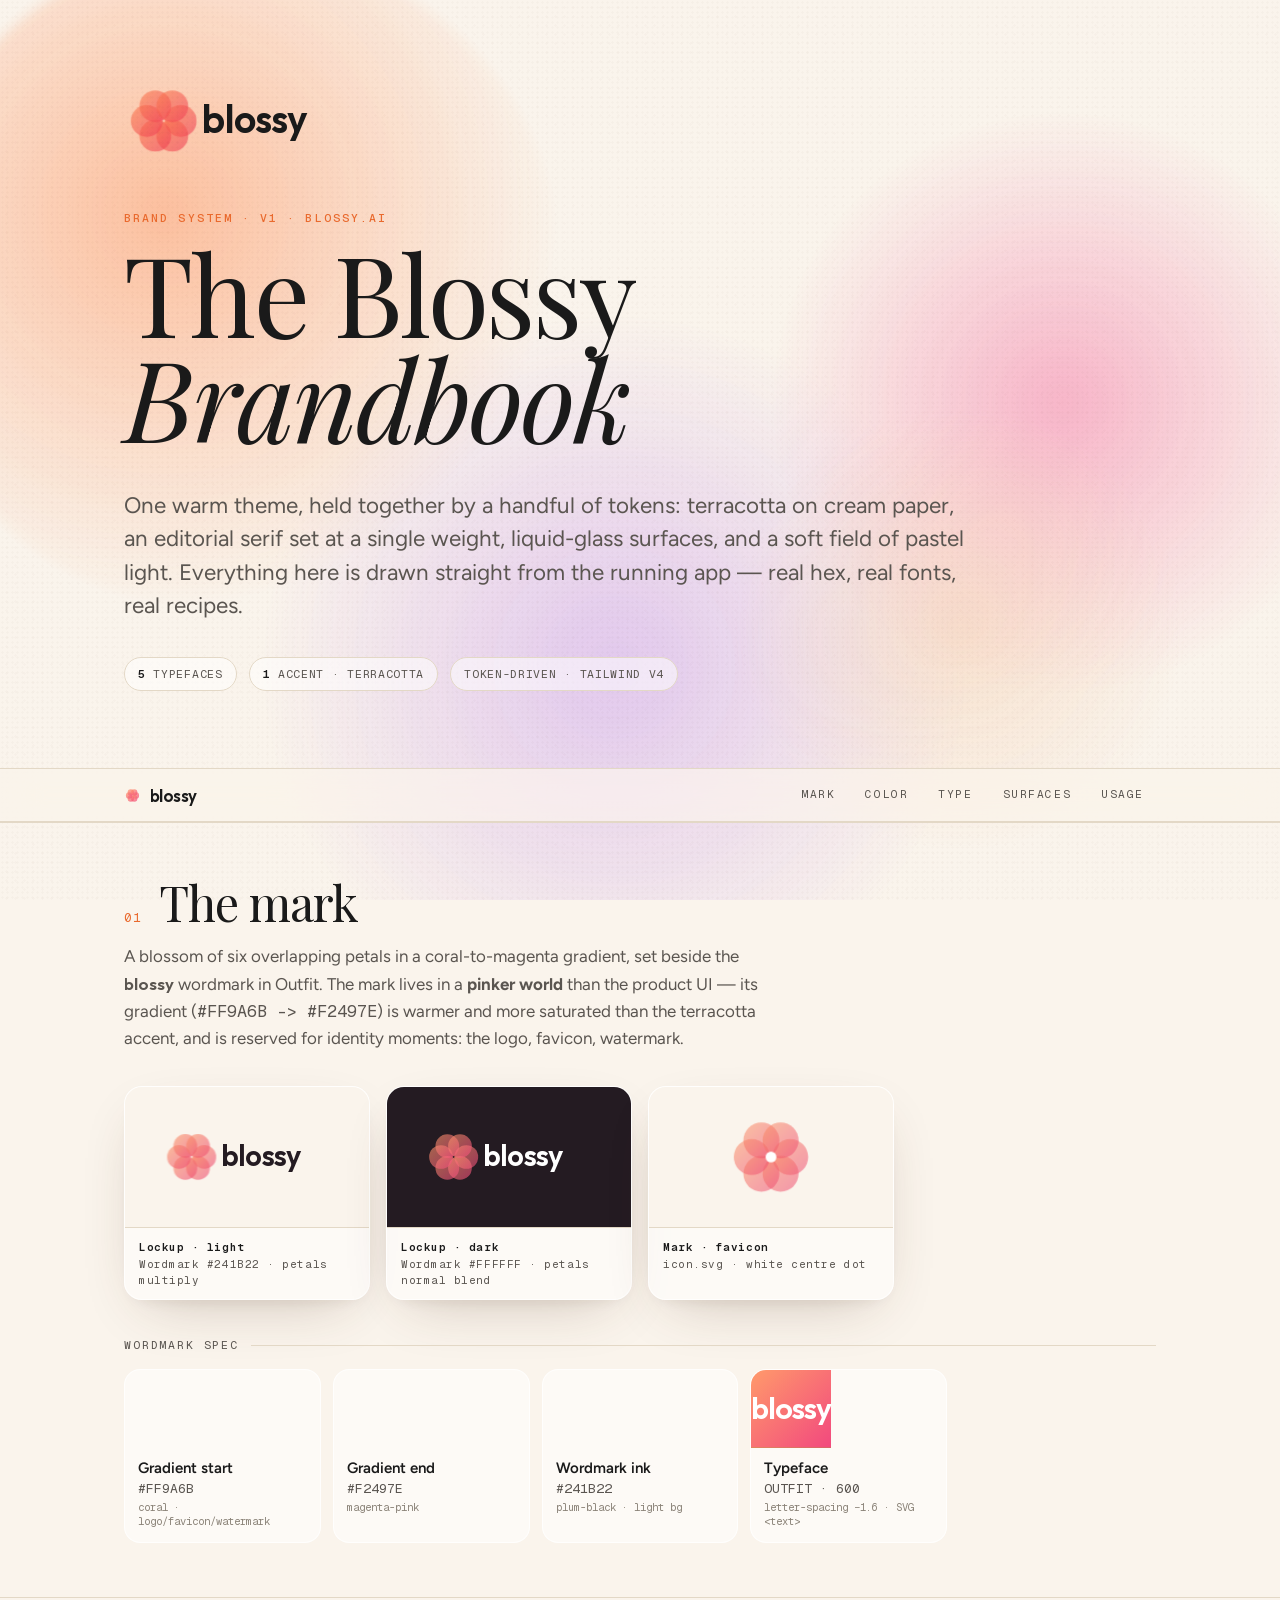
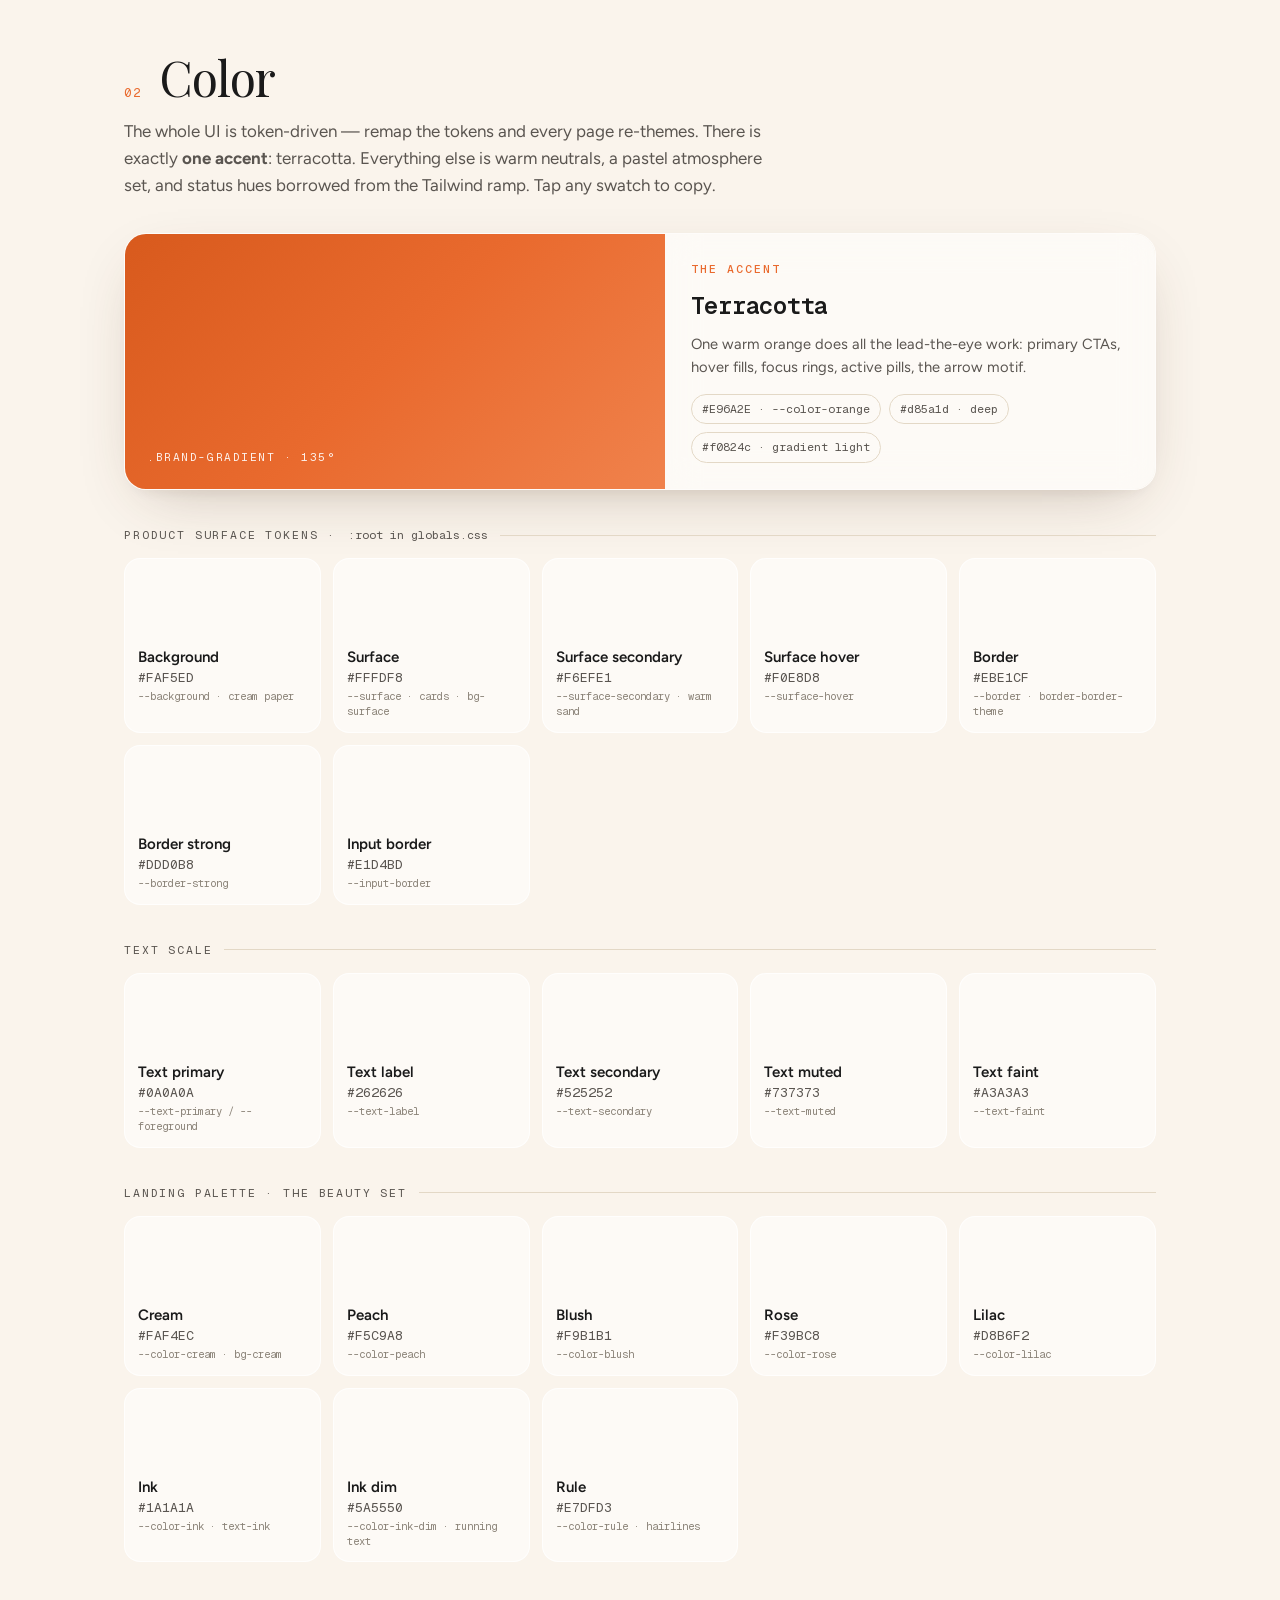
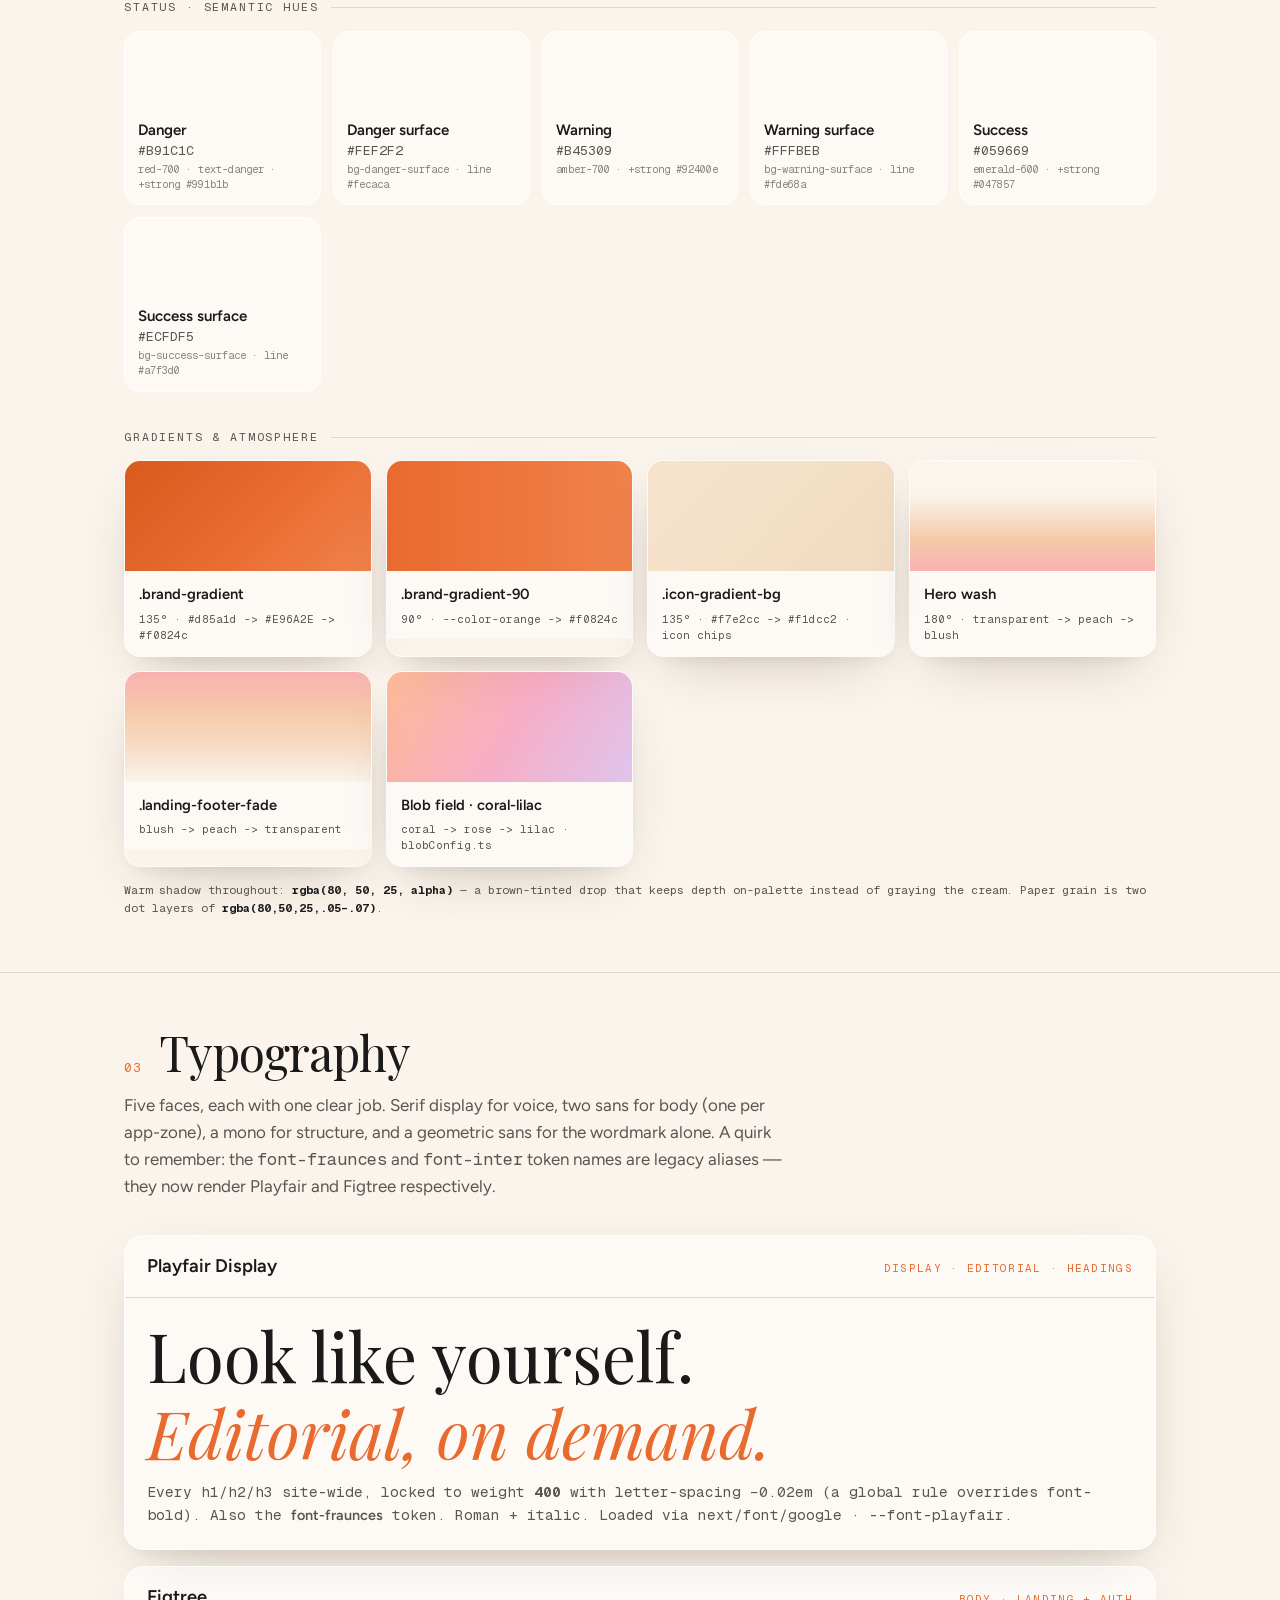
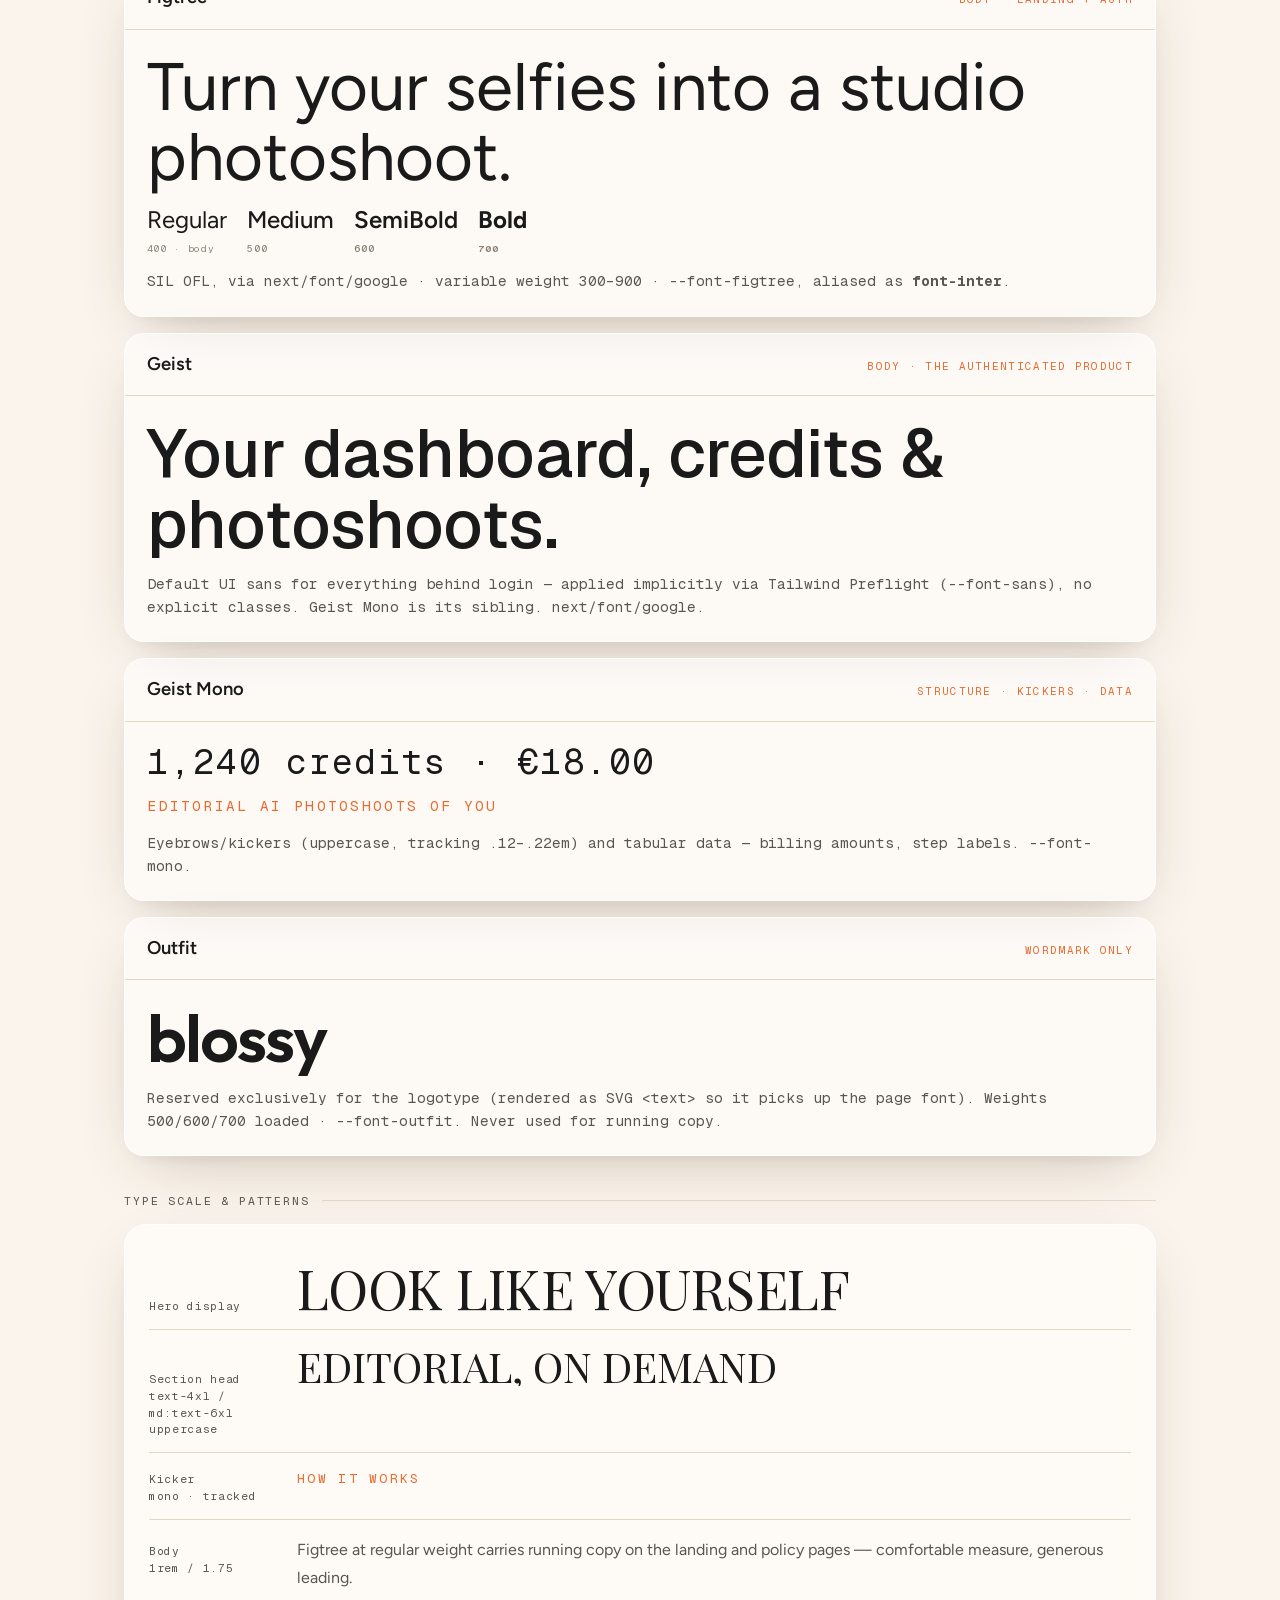
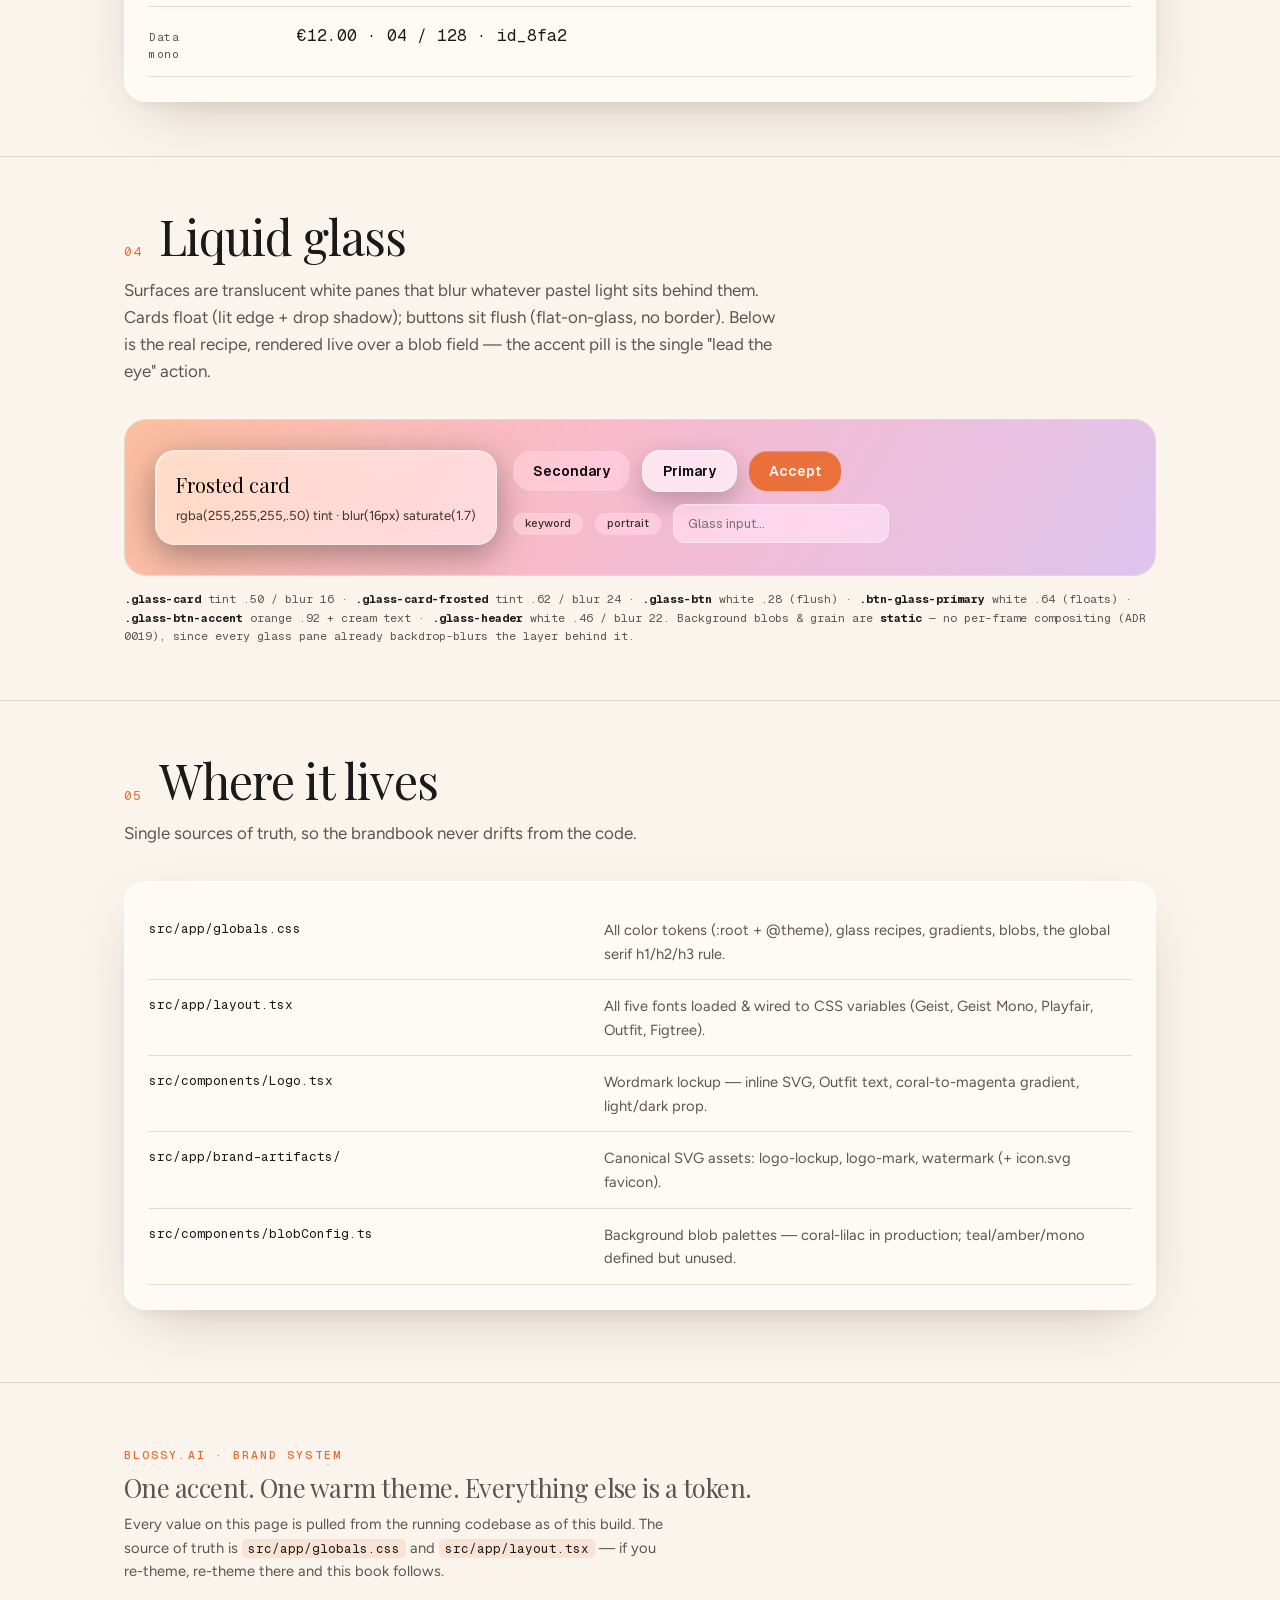
<file: index.html>
<!doctype html>
<html lang="en">
<head>
<meta charset="utf-8">
<title>The Blossy Brandbook</title>
<meta http-equiv="refresh" content="0; url=./06_Brandbook/">
<link rel="canonical" href="./06_Brandbook/">
</head>
<body>
<p>Redirecting to the <a href="./06_Brandbook/">Blossy Brandbook</a>…</p>
</body>
</html>
</file>
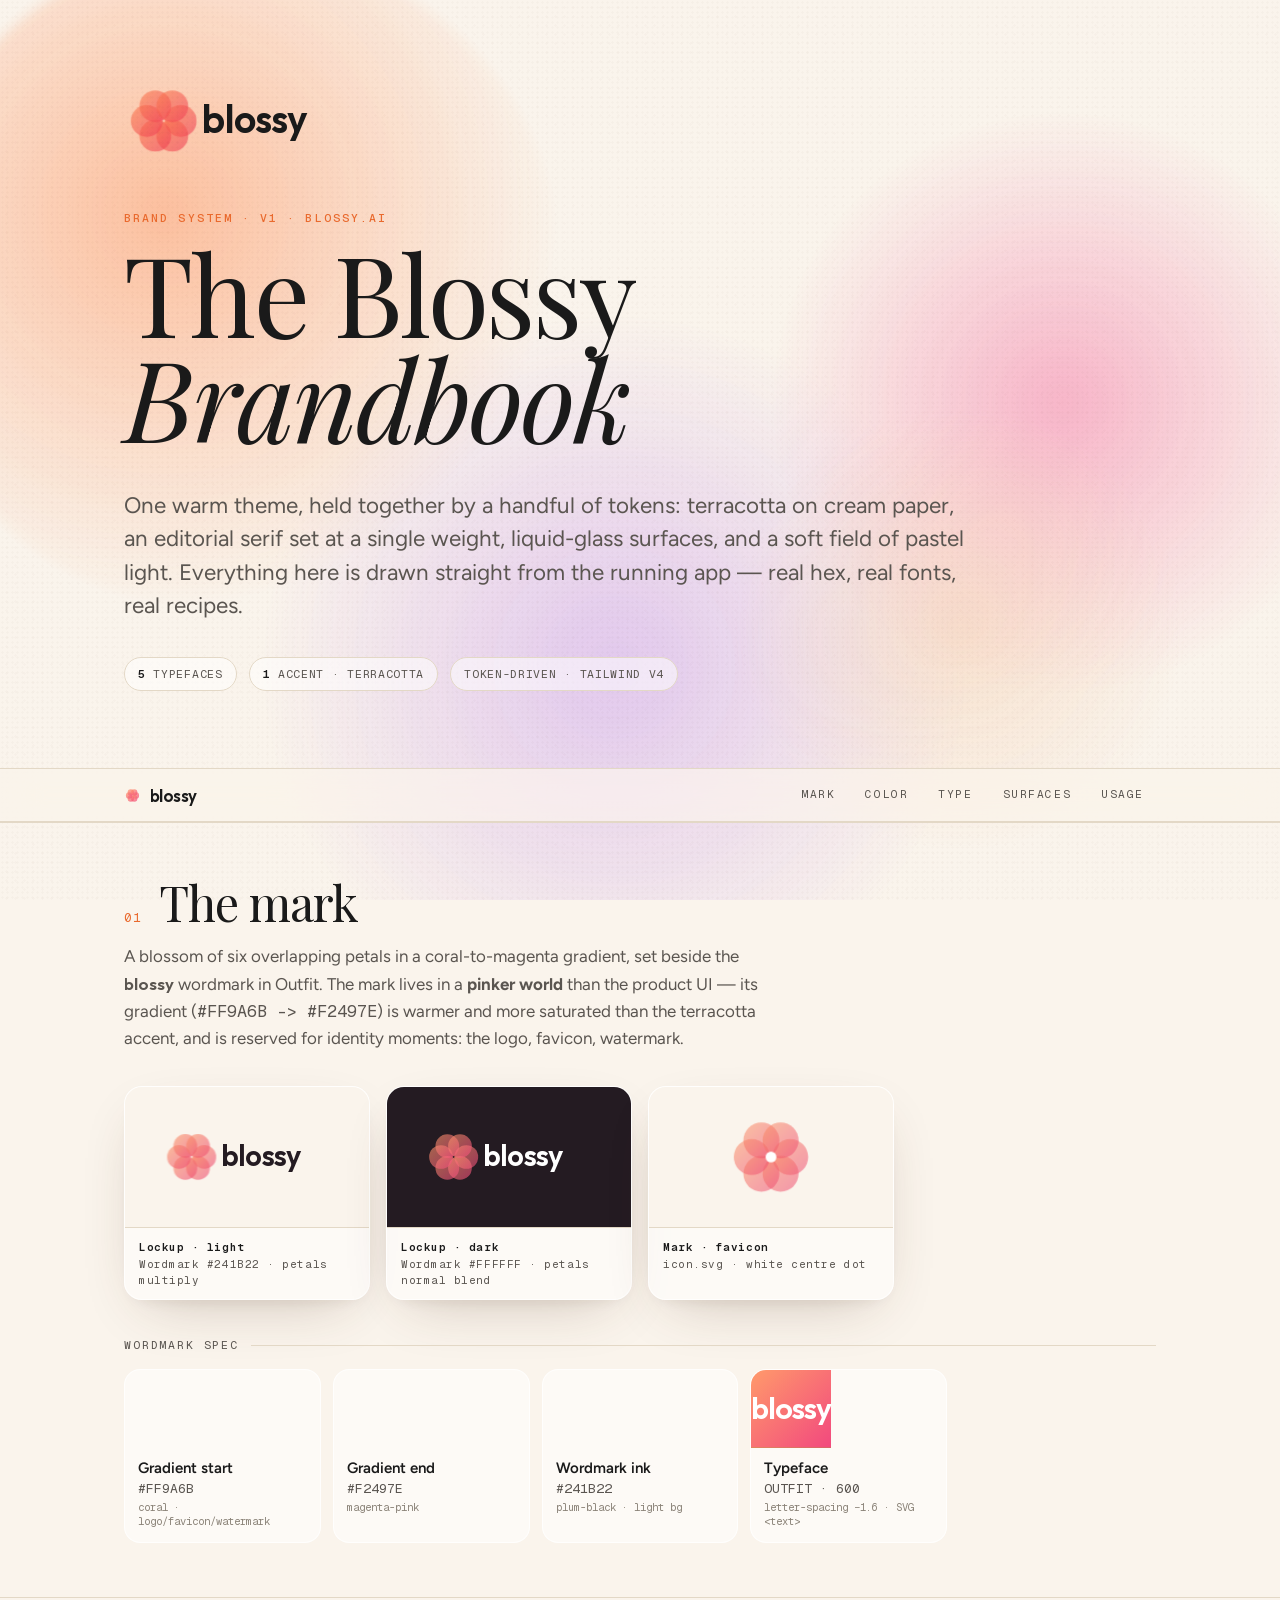
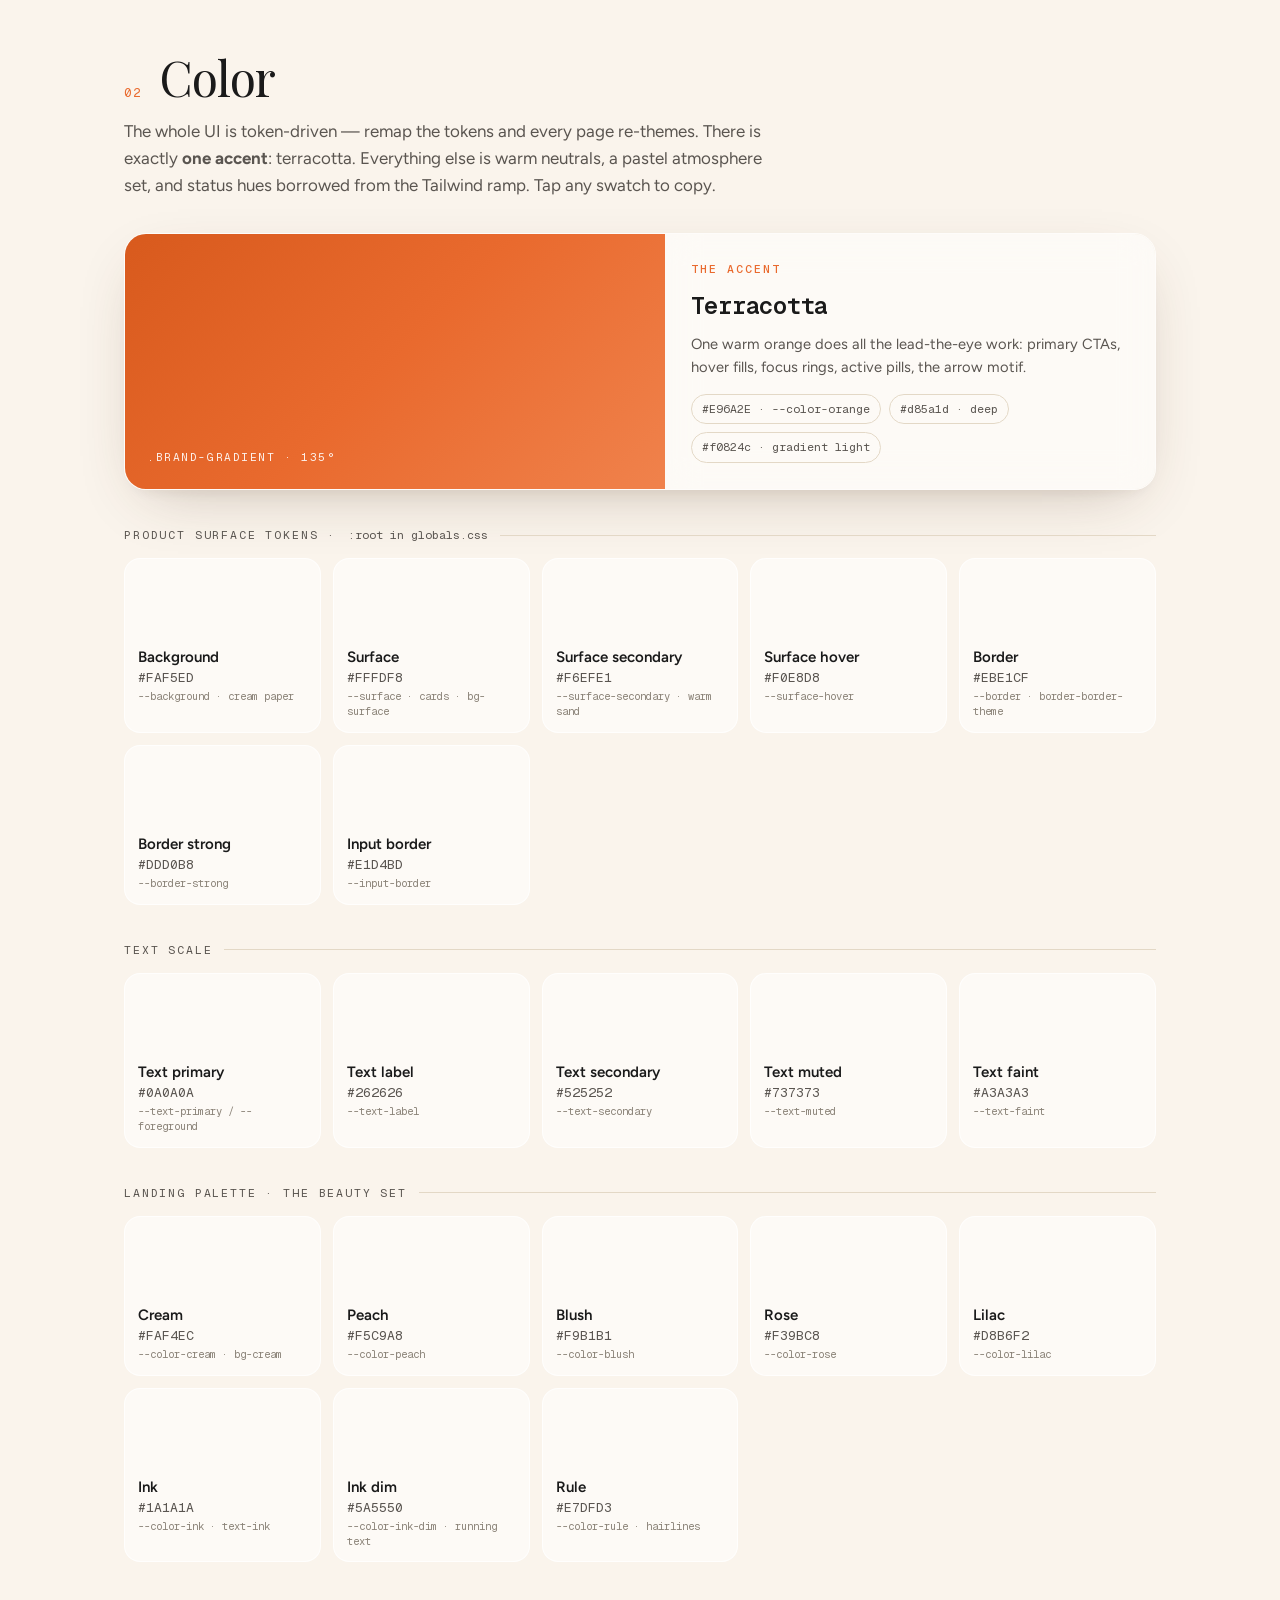
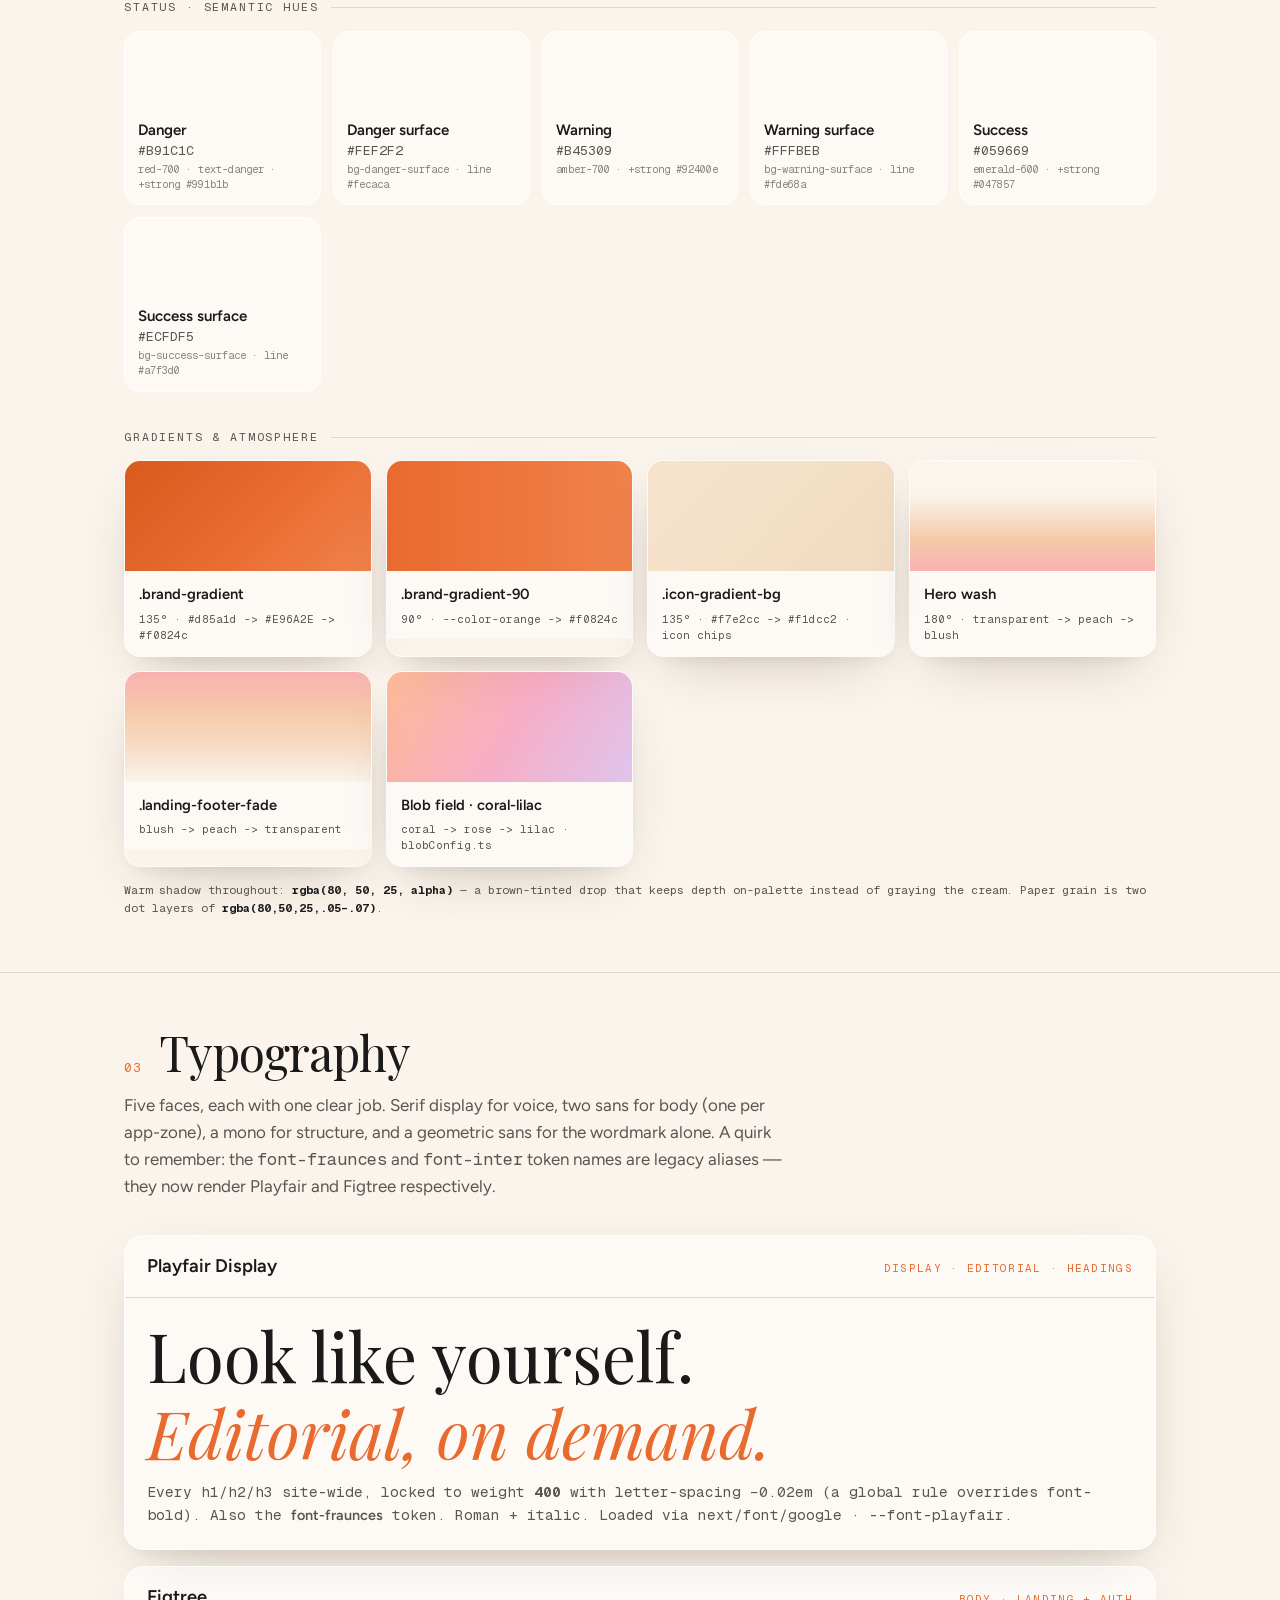
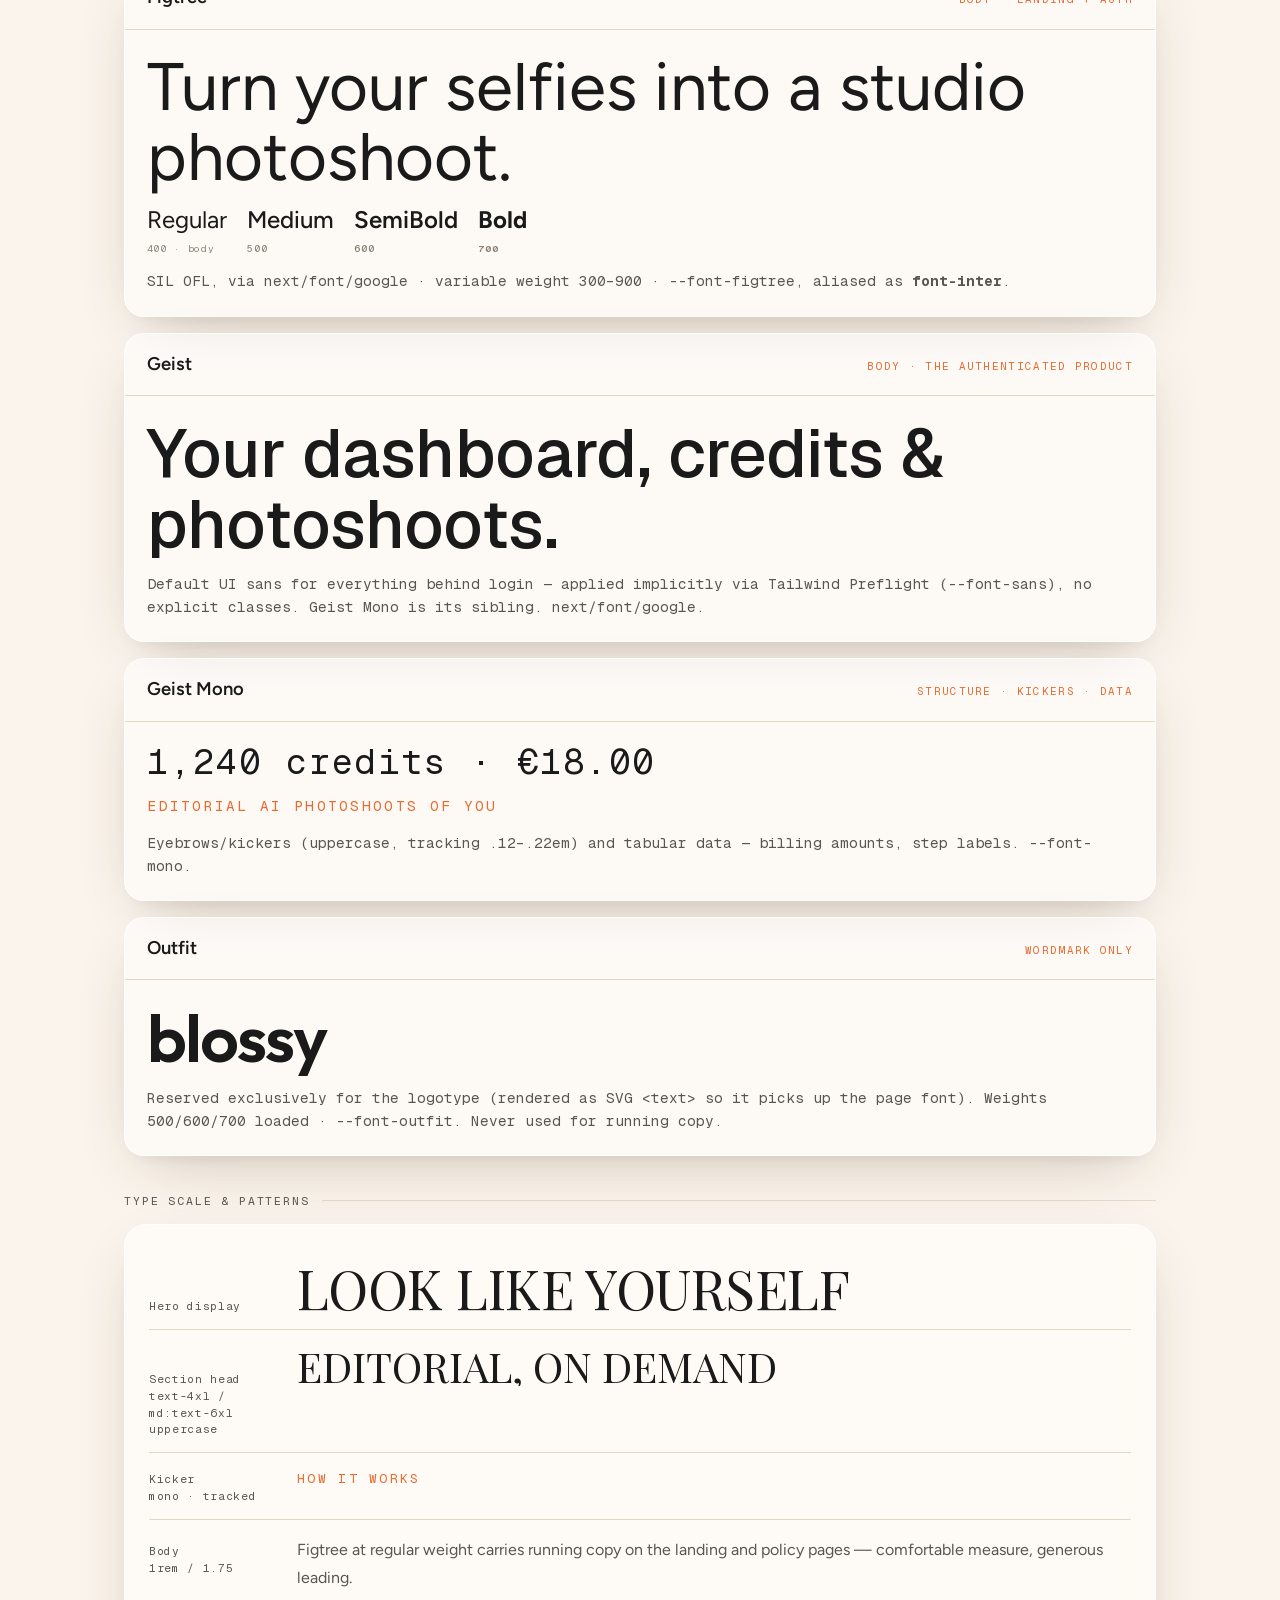
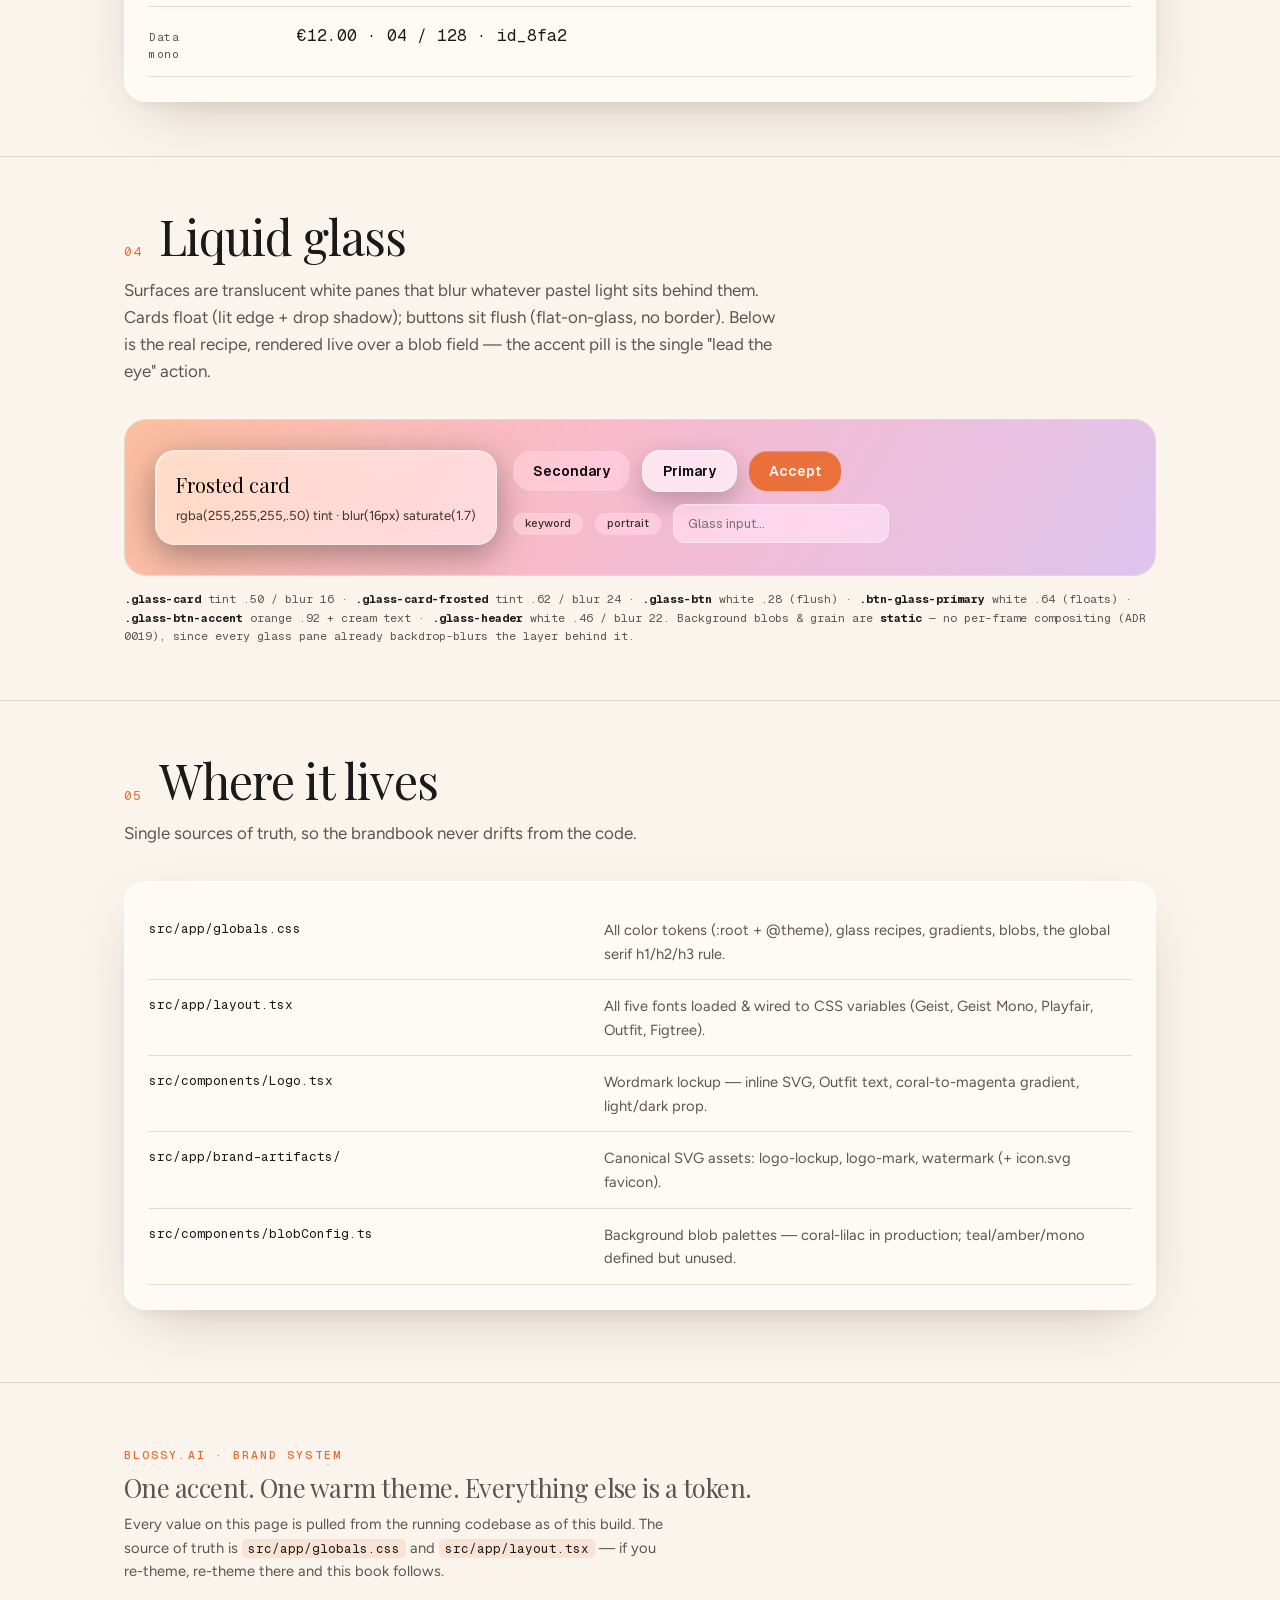
<file: 06_Brandbook/index.html>
<!doctype html>
<html lang="en">
<head>
<meta charset="utf-8">
<meta name="viewport" content="width=device-width, initial-scale=1">
<meta name="color-scheme" content="light dark">
<meta name="description" content="Blossy brand system — logo, colour, typography and surfaces.">
<link rel="icon" type="image/svg+xml" href="[data-uri]">
<title>The Blossy Brandbook</title>
<style>
@font-face{font-family:"Playfair Display";font-style:normal;font-weight:400 900;font-display:swap;src:url([data-uri]) format("woff2")}
@font-face{font-family:"Playfair Display";font-style:italic;font-weight:400 900;font-display:swap;src:url([data-uri]) format("woff2")}
@font-face{font-family:"Outfit";font-style:normal;font-weight:500 700;font-display:swap;src:url([data-uri]) format("woff2")}
@font-face{font-family:"Geist";font-style:normal;font-weight:100 900;font-display:swap;src:url([data-uri]) format("woff2")}
@font-face{font-family:"Geist Mono";font-style:normal;font-weight:100 900;font-display:swap;src:url([data-uri]) format("woff2")}
@font-face{font-family:"Figtree";font-style:normal;font-weight:300 900;font-display:swap;src:url([data-uri]) format("woff2")}


:root{
  color-scheme: light dark;
  /* Page chrome — light (the product's own warm world) */
  --page:#FAF4EC;          /* cream paper */
  --page-2:#F3EADB;        /* deeper sand for section bands */
  --ink:#1A1A1A;           /* editorial ink */
  --ink-dim:#5A5550;       /* running text */
  --ink-faint:#8b8378;
  --rule:#E3D8C6;          /* hairline */
  --card:rgba(255,255,255,.55);
  --card-brd:rgba(255,255,255,.72);
  --card-sh:0 20px 60px -24px rgba(80,50,25,.30), 0 8px 20px -12px rgba(80,50,25,.14);
  --accent:#E96A2E;        /* terracotta — the one brand accent */
  --accent-deep:#d85a1d;
  --chip-brd:rgba(31,26,20,.14);
  --grain:.32;
  --blob:.9;

  --font-display:"Playfair Display",Georgia,"Times New Roman",serif;
  --font-body:"Figtree",system-ui,sans-serif;
  --font-ui:"Geist",system-ui,sans-serif;
  --font-mono:"Geist Mono",ui-monospace,SFMono-Regular,monospace;
  --font-wordmark:"Outfit",system-ui,sans-serif;

  --wrap:1080px;
}
@media (prefers-color-scheme:dark){
  :root{
    --page:#17120E;        /* warm espresso — a dark gallery wall */
    --page-2:#1e1813;
    --ink:#F4ECDE;
    --ink-dim:#c3b6a4;
    --ink-faint:#8f8272;
    --rule:rgba(255,255,255,.11);
    --card:rgba(255,255,255,.045);
    --card-brd:rgba(255,255,255,.10);
    --card-sh:0 24px 60px -28px rgba(0,0,0,.65);
    --chip-brd:rgba(255,255,255,.16);
    --grain:.22;
    --blob:.62;
  }
}
:root[data-theme="light"]{
  --page:#FAF4EC;--page-2:#F3EADB;--ink:#1A1A1A;--ink-dim:#5A5550;--ink-faint:#8b8378;
  --rule:#E3D8C6;--card:rgba(255,255,255,.55);--card-brd:rgba(255,255,255,.72);
  --card-sh:0 20px 60px -24px rgba(80,50,25,.30),0 8px 20px -12px rgba(80,50,25,.14);
  --chip-brd:rgba(31,26,20,.14);--grain:.32;--blob:.9;
}
:root[data-theme="dark"]{
  --page:#17120E;--page-2:#1e1813;--ink:#F4ECDE;--ink-dim:#c3b6a4;--ink-faint:#8f8272;
  --rule:rgba(255,255,255,.11);--card:rgba(255,255,255,.045);--card-brd:rgba(255,255,255,.10);
  --card-sh:0 24px 60px -28px rgba(0,0,0,.65);--chip-brd:rgba(255,255,255,.16);--grain:.22;--blob:.62;
}

*{box-sizing:border-box}
body{
  margin:0;
  background:var(--page);
  color:var(--ink);
  font-family:var(--font-body);
  font-size:17px;line-height:1.6;
  -webkit-font-smoothing:antialiased;text-rendering:optimizeLegibility;
  overflow-x:hidden;
}

/* ── Ambient brand background: static coral→rose→lilac blobs + paper grain
      (mirrors the real .bg-blobs / .bg-grain — static, ADR 0019) ── */
.atmos{position:fixed;inset:0;z-index:-2;pointer-events:none;overflow:hidden;opacity:var(--blob);transition:opacity .4s}
.atmos b{position:absolute;border-radius:50%;filter:blur(6px)}
.b1{left:-8vw;top:-6vh;width:52vw;height:52vw;background:radial-gradient(circle at 40% 40%,rgba(255,138,80,.55),rgba(255,138,80,0) 70%)}
.b2{right:-6vw;top:12vh;width:46vw;height:46vw;background:radial-gradient(circle at 50% 50%,rgba(244,104,158,.5),rgba(244,104,158,0) 70%)}
.b3{left:20vw;bottom:-14vh;width:56vw;height:56vw;background:radial-gradient(circle at 50% 50%,rgba(186,128,240,.42),rgba(186,128,240,0) 70%)}
.b4{right:8vw;bottom:6vh;width:34vw;height:34vw;background:radial-gradient(circle at 50% 50%,rgba(245,201,168,.5),rgba(245,201,168,0) 72%)}
.grain{position:fixed;inset:0;z-index:-1;pointer-events:none;opacity:var(--grain);
  background-image:radial-gradient(rgba(80,50,25,.07) 1px,transparent 1.5px),radial-gradient(rgba(80,50,25,.05) 1px,transparent 1.5px);
  background-size:5px 5px,9px 9px;background-position:0 0,2px 3px}
@media (prefers-color-scheme:dark){.grain{background-image:radial-gradient(rgba(255,240,220,.05) 1px,transparent 1.5px),radial-gradient(rgba(255,240,220,.035) 1px,transparent 1.5px)}}
:root[data-theme="dark"] .grain{background-image:radial-gradient(rgba(255,240,220,.05) 1px,transparent 1.5px),radial-gradient(rgba(255,240,220,.035) 1px,transparent 1.5px)}

.wrap{max-width:var(--wrap);margin:0 auto;padding:0 24px}

/* ── Type ── */
.eyebrow{font-family:var(--font-mono);font-size:.72rem;font-weight:500;letter-spacing:.18em;text-transform:uppercase;color:var(--accent)}
h1,h2,h3{font-family:var(--font-display);font-weight:400;letter-spacing:-.02em;margin:0;text-wrap:balance;line-height:1.05}
.serif-note{font-weight:400}
p{margin:0}
.lead{color:var(--ink-dim);max-width:60ch}
a{color:var(--accent);text-underline-offset:3px}

/* ── Cover ── */
.cover{padding:9vh 0 7vh;position:relative}
.cover .logo{margin:0 0 40px}
.cover h1{font-size:clamp(3rem,9.5vw,7rem);line-height:.94;margin:.1em 0 .35em}
.cover h1 em{font-style:italic}
.cover .lead{font-size:clamp(1.05rem,2.4vw,1.4rem);line-height:1.5}
.metastrip{display:flex;flex-wrap:wrap;gap:10px 12px;margin-top:34px}
.metastrip .m{font-family:var(--font-mono);font-size:.72rem;letter-spacing:.06em;text-transform:uppercase;color:var(--ink-dim);
  border:1px solid var(--rule);border-radius:999px;padding:7px 13px;background:var(--card)}
.metastrip .m b{color:var(--ink);font-weight:600}

/* ── Sticky nav ── */
.nav{position:sticky;top:0;z-index:30;margin:14px 0 0;
  backdrop-filter:blur(18px) saturate(1.5);-webkit-backdrop-filter:blur(18px) saturate(1.5);
  background:color-mix(in srgb,var(--page) 72%,transparent);border-top:1px solid var(--rule);border-bottom:1px solid var(--rule)}
.nav .wrap{display:flex;align-items:center;gap:6px;height:52px;overflow-x:auto}
.nav a{font-family:var(--font-mono);font-size:.7rem;letter-spacing:.14em;text-transform:uppercase;color:var(--ink-dim);
  text-decoration:none;padding:8px 12px;border-radius:8px;white-space:nowrap}
.nav a:hover{color:var(--ink);background:color-mix(in srgb,var(--accent) 12%,transparent)}
.nav .brandmini{margin-right:auto;display:flex;align-items:center;gap:9px;font-family:var(--font-wordmark);font-weight:600;letter-spacing:-.03em;color:var(--ink)}

/* ── Sections ── */
section.blk{padding:6vh 0;border-top:1px solid var(--rule)}
.sechead{display:flex;align-items:baseline;gap:16px;margin-bottom:8px}
.secno{font-family:var(--font-mono);font-size:.8rem;color:var(--accent);letter-spacing:.1em}
.sechead h2{font-size:clamp(1.9rem,4.6vw,3rem)}
.blk>.wrap>.lead{margin:14px 0 34px;font-size:1.06rem}

/* ── Card ── */
.card{background:var(--card);border:1px solid var(--card-brd);border-radius:22px;box-shadow:var(--card-sh);
  backdrop-filter:blur(16px) saturate(1.5);-webkit-backdrop-filter:blur(16px) saturate(1.5)}
.pad{padding:24px}
.grid{display:grid;gap:16px}
.subhead{font-family:var(--font-mono);font-size:.72rem;letter-spacing:.16em;text-transform:uppercase;color:var(--ink-dim);margin:36px 0 14px;display:flex;align-items:center;gap:12px}
.subhead::after{content:"";flex:1;height:1px;background:var(--rule)}
.subhead:first-child{margin-top:0}

/* ── Swatches ── */
.swgrid{display:grid;grid-template-columns:repeat(auto-fill,minmax(190px,1fr));gap:12px}
.sw{appearance:none;text-align:left;border:1px solid var(--card-brd);background:var(--card);border-radius:16px;padding:0;overflow:hidden;cursor:pointer;
  font-family:inherit;color:inherit;display:flex;flex-direction:column;transition:transform .12s ease,box-shadow .2s ease}
.sw:hover{transform:translateY(-3px);box-shadow:var(--card-sh)}
.sw:focus-visible{outline:2px solid var(--accent);outline-offset:2px}
.sw .chip{height:78px;position:relative;border-bottom:1px solid var(--chip-brd)}
.sw .chip::after{content:"copy";position:absolute;right:8px;bottom:7px;font-family:var(--font-mono);font-size:.6rem;letter-spacing:.1em;text-transform:uppercase;
  color:rgba(0,0,0,.4);opacity:0;transition:opacity .15s}
.sw:hover .chip::after{opacity:1}
.sw .meta{padding:11px 13px 13px;display:flex;flex-direction:column;gap:3px}
.sw .nm{font-size:.94rem;font-weight:600;color:var(--ink)}
.sw .hex{font-family:var(--font-mono);font-size:.82rem;color:var(--ink-dim);text-transform:uppercase}
.sw .tok{font-family:var(--font-mono);font-size:.66rem;color:var(--ink-faint);line-height:1.4;word-break:break-word}

/* Feature accent block */
.feature{display:grid;grid-template-columns:1.1fr 1fr;gap:0;border-radius:22px;overflow:hidden;border:1px solid var(--card-brd);box-shadow:var(--card-sh)}
.feature .paint{background:linear-gradient(135deg,#d85a1d 0%,#E96A2E 50%,#f0824c 100%);min-height:230px;position:relative;display:flex;align-items:flex-end;padding:22px}
.feature .paint .tag{font-family:var(--font-mono);font-size:.7rem;letter-spacing:.14em;text-transform:uppercase;color:rgba(255,255,255,.9)}
.feature .info{background:var(--card);backdrop-filter:blur(16px);-webkit-backdrop-filter:blur(16px);padding:26px;display:flex;flex-direction:column;justify-content:center;gap:8px}
.feature .info .big{font-family:var(--font-mono);font-size:1.5rem;font-weight:600;color:var(--ink);letter-spacing:-.01em}
.feature .info .row{display:flex;flex-wrap:wrap;gap:8px;margin-top:6px}
.pillhex{font-family:var(--font-mono);font-size:.72rem;border:1px solid var(--rule);border-radius:999px;padding:5px 10px;color:var(--ink-dim);cursor:pointer}
.pillhex:hover{color:var(--ink);border-color:var(--accent)}
@media(max-width:640px){.feature{grid-template-columns:1fr}}

/* Gradient tiles */
.gradgrid{display:grid;grid-template-columns:repeat(auto-fill,minmax(240px,1fr));gap:14px}
.gtile{border-radius:16px;overflow:hidden;border:1px solid var(--card-brd);box-shadow:var(--card-sh)}
.gtile .g{height:110px}
.gtile .gm{padding:12px 14px;background:var(--card)}
.gtile .gm .nm{font-weight:600;color:var(--ink);font-size:.92rem}
.gtile .gm .cs{font-family:var(--font-mono);font-size:.68rem;color:var(--ink-dim);margin-top:4px;line-height:1.5;word-break:break-word}

/* ── Type specimens ── */
.spec{border:1px solid var(--card-brd);background:var(--card);border-radius:20px;box-shadow:var(--card-sh);overflow:hidden;margin-bottom:16px}
.spec .top{display:flex;flex-wrap:wrap;align-items:baseline;justify-content:space-between;gap:8px;padding:16px 22px;border-bottom:1px solid var(--rule)}
.spec .top .fam{font-size:1.15rem;font-weight:600;color:var(--ink);font-family:var(--font-body)}
.spec .top .role{font-family:var(--font-mono);font-size:.68rem;letter-spacing:.12em;text-transform:uppercase;color:var(--accent)}
.spec .body{padding:22px}
.spec .glyphs{font-size:clamp(2.4rem,6vw,4.2rem);line-height:1.05;color:var(--ink);margin-bottom:6px}
.spec .sub{color:var(--ink-dim);font-size:.9rem;font-family:var(--font-mono);margin-top:14px;line-height:1.6}
.ladder{display:flex;flex-wrap:wrap;gap:20px;margin-top:8px}
.ladder span{color:var(--ink);font-size:1.5rem}
.ladder span i{display:block;font-family:var(--font-mono);font-size:.6rem;color:var(--ink-faint);letter-spacing:.08em;font-style:normal;margin-top:2px}

.ff-display{font-family:var(--font-display)}
.ff-body{font-family:var(--font-body)}
.ff-ui{font-family:var(--font-ui)}
.ff-mono{font-family:var(--font-mono)}
.ff-word{font-family:var(--font-wordmark)}

/* Type scale table */
.scale{display:flex;flex-direction:column;gap:2px}
.scale .r{display:grid;grid-template-columns:130px 1fr;gap:18px;align-items:baseline;padding:14px 0;border-bottom:1px solid var(--rule)}
.scale .r .k{font-family:var(--font-mono);font-size:.7rem;color:var(--ink-dim);letter-spacing:.06em;line-height:1.5}
.scale .r .v{color:var(--ink);overflow:hidden}

/* ── Glass demo (real recipes) ── */
.glassdemo{position:relative;border-radius:22px;overflow:hidden;padding:30px;border:1px solid var(--rule);
  background:linear-gradient(120deg,rgba(255,138,80,.5),rgba(244,104,158,.42) 45%,rgba(186,128,240,.42))}
.glassdemo .inner{display:flex;flex-wrap:wrap;gap:16px;align-items:flex-start}
.g-card{border-radius:20px;padding:18px 20px;min-width:180px;color:#0a0a0a;
  background:rgba(255,255,255,.5);-webkit-backdrop-filter:blur(16px) saturate(1.7);backdrop-filter:blur(16px) saturate(1.7);
  border:1px solid rgba(255,255,255,.4);box-shadow:inset 1px 1px 0 rgba(255,255,255,.5),0 10px 34px rgba(0,0,0,.35)}
.g-card h4{margin:0 0 4px;font-family:var(--font-display);font-weight:400;font-size:1.25rem;color:#0a0a0a}
.g-card p{font-size:.82rem;color:#3a342c}
.g-btn,.g-btn-primary,.g-btn-accent,.g-chip{appearance:none;border:none;cursor:default;display:inline-flex;align-items:center;gap:8px;
  color:#0a0a0a;font-size:14px;font-weight:600;font-family:var(--font-ui);padding:11px 20px;border-radius:18px}
.g-btn{background:rgba(255,255,255,.28);-webkit-backdrop-filter:blur(10px) saturate(1.4);backdrop-filter:blur(10px) saturate(1.4);box-shadow:inset 0 1px 0 rgba(255,255,255,.18)}
.g-btn-primary{background:rgba(255,255,255,.64);border:1px solid rgba(255,255,255,.45);-webkit-backdrop-filter:blur(20px) saturate(1.7);backdrop-filter:blur(20px) saturate(1.7);box-shadow:inset 0 1px 0 rgba(255,255,255,.55),0 10px 26px rgba(0,0,0,.22)}
.g-btn-accent{background:rgba(233,106,46,.92);color:#FAF4EC;-webkit-backdrop-filter:blur(10px) saturate(1.4);backdrop-filter:blur(10px) saturate(1.4);box-shadow:inset 0 1px 0 rgba(255,255,255,.25)}
.g-chip{background:rgba(255,255,255,.28);-webkit-backdrop-filter:blur(10px) saturate(1.4);backdrop-filter:blur(10px) saturate(1.4);box-shadow:inset 0 1px 0 rgba(255,255,255,.18);border-radius:999px;padding:2px 12px;font-size:11px;font-weight:500;color:#3a342c}
.g-input{appearance:none;border:1px solid rgba(255,255,255,.3);background:rgba(255,255,255,.42);-webkit-backdrop-filter:blur(8px) saturate(1.4);backdrop-filter:blur(8px) saturate(1.4);border-radius:12px;padding:10px 14px;color:#0a0a0a;box-shadow:inset 0 1px 0 rgba(255,255,255,.18);font-family:var(--font-ui);min-width:180px}
.g-stack{display:flex;flex-direction:column;gap:12px}
.g-row{display:flex;flex-wrap:wrap;gap:12px;align-items:center}
.glass-note{font-family:var(--font-mono);font-size:.72rem;color:var(--ink-dim);margin-top:14px;line-height:1.6}

/* ── Logo lab ── */
.logolab{display:grid;grid-template-columns:repeat(auto-fill,minmax(220px,1fr));gap:16px}
.logotile{border-radius:18px;border:1px solid var(--card-brd);box-shadow:var(--card-sh);overflow:hidden;background:var(--card)}
.logotile .stage{display:flex;align-items:center;justify-content:center;min-height:140px;padding:22px}
.logotile .stage.light{background:#FAF4EC}
.logotile .stage.dark{background:#241B22}
.logotile .stage.grad{background:linear-gradient(135deg,#FF9A6B,#F2497E)}
.logotile .cap{padding:11px 14px;border-top:1px solid var(--rule);font-family:var(--font-mono);font-size:.68rem;color:var(--ink-dim);letter-spacing:.05em;line-height:1.5}
.logotile .cap b{color:var(--ink);font-weight:600}
.wordmark-svg text{font-family:var(--font-wordmark)}

/* ── Usage / refs ── */
.reftbl{display:flex;flex-direction:column;gap:2px}
.reftbl .r{display:grid;grid-template-columns:1fr 1.2fr;gap:16px;padding:13px 0;border-bottom:1px solid var(--rule)}
.reftbl .r .a{font-family:var(--font-mono);font-size:.8rem;color:var(--ink)}
.reftbl .r .b{color:var(--ink-dim);font-size:.92rem}
@media(max-width:560px){.reftbl .r{grid-template-columns:1fr;gap:4px}}

footer{padding:7vh 0 9vh;border-top:1px solid var(--rule);margin-top:2vh;color:var(--ink-dim)}
footer .lead{margin-top:12px;font-size:.92rem}
footer code{font-family:var(--font-mono);font-size:.85em;color:var(--ink);background:color-mix(in srgb,var(--accent) 12%,transparent);padding:1px 6px;border-radius:5px}

/* Toast */
.toast{position:fixed;left:50%;bottom:28px;transform:translateX(-50%) translateY(20px);opacity:0;pointer-events:none;
  background:var(--ink);color:var(--page);font-family:var(--font-mono);font-size:.78rem;letter-spacing:.04em;padding:10px 16px;border-radius:10px;
  transition:opacity .2s,transform .2s;z-index:50;box-shadow:0 10px 30px rgba(0,0,0,.3)}
.toast.on{opacity:1;transform:translateX(-50%) translateY(0)}

@media (prefers-reduced-motion:reduce){*{transition:none!important;animation:none!important}}
</style>
</head>
<body>

<div class="atmos" aria-hidden="true"><b class="b1"></b><b class="b2"></b><b class="b3"></b><b class="b4"></b></div>
<div class="grain" aria-hidden="true"></div>

<!-- ══ COVER ══ -->
<header class="cover">
  <div class="wrap">
    <div class="logo">
      <svg width="228" height="80" viewBox="0 0 430 150" fill="none" role="img" aria-label="blossy">
        <defs><linearGradient id="lg" x1="0" y1="0" x2="1" y2="1"><stop offset="0" stop-color="#FF9A6B"/><stop offset="1" stop-color="#F2497E"/></linearGradient></defs>
        <g transform="translate(75 75)" fill="url(#lg)" style="mix-blend-mode:multiply">
          <circle cx="32" cy="0" r="30" opacity=".6"/><circle cx="16" cy="27.7" r="30" opacity=".6"/><circle cx="-16" cy="27.7" r="30" opacity=".6"/><circle cx="-32" cy="0" r="30" opacity=".6"/><circle cx="-16" cy="-27.7" r="30" opacity=".6"/><circle cx="16" cy="-27.7" r="30" opacity=".6"/>
        </g>
        <text x="148" y="97" font-size="74" font-weight="600" letter-spacing="-1.6" fill="var(--ink)" style="font-family:var(--font-wordmark)">blossy</text>
      </svg>
    </div>
    <p class="eyebrow">Brand System · v1 · blossy.ai</p>
    <h1>The Blossy <em>Brandbook</em></h1>
    <p class="lead">One warm theme, held together by a handful of tokens: terracotta on cream paper, an editorial serif set at a single weight, liquid-glass surfaces, and a soft field of pastel light. Everything here is drawn straight from the running app — real hex, real fonts, real recipes.</p>
    <div class="metastrip">
      <span class="m"><b>5</b> typefaces</span>
      <span class="m"><b>1</b> accent · terracotta</span>
      <span class="m">Token-driven · Tailwind v4</span>
    </div>
  </div>
</header>

<!-- ══ NAV ══ -->
<nav class="nav">
  <div class="wrap">
    <span class="brandmini">
      <svg width="17" height="17" viewBox="0 0 160 160" aria-hidden="true" focusable="false" style="flex:0 0 auto">
        <defs><linearGradient id="nv" x1="0" y1="0" x2="1" y2="1"><stop offset="0" stop-color="#FF9A6B"/><stop offset="1" stop-color="#F2497E"/></linearGradient></defs>
        <g transform="translate(80 80)" fill="url(#nv)"><circle cx="32" cy="0" r="30" opacity=".75"/><circle cx="16" cy="27.7" r="30" opacity=".75"/><circle cx="-16" cy="27.7" r="30" opacity=".75"/><circle cx="-32" cy="0" r="30" opacity=".75"/><circle cx="-16" cy="-27.7" r="30" opacity=".75"/><circle cx="16" cy="-27.7" r="30" opacity=".75"/></g>
      </svg>blossy</span>
    <a href="#mark">Mark</a>
    <a href="#color">Color</a>
    <a href="#type">Type</a>
    <a href="#surfaces">Surfaces</a>
    <a href="#usage">Usage</a>
  </div>
</nav>

<!-- ══ 01 MARK ══ -->
<section class="blk" id="mark">
  <div class="wrap">
    <div class="sechead"><span class="secno">01</span><h2>The mark</h2></div>
    <p class="lead">A blossom of six overlapping petals in a coral-to-magenta gradient, set beside the <span class="ff-word" style="font-weight:600">blossy</span> wordmark in Outfit. The mark lives in a <b>pinker world</b> than the product UI — its gradient (<span class="ff-mono">#FF9A6B -> #F2497E</span>) is warmer and more saturated than the terracotta accent, and is reserved for identity moments: the logo, favicon, watermark.</p>

    <div class="logolab">
      <div class="logotile">
        <div class="stage light">
          <svg width="170" height="60" viewBox="0 0 430 150" class="wordmark-svg" role="img" aria-label="blossy logo light">
            <defs><linearGradient id="m1" x1="0" y1="0" x2="1" y2="1"><stop offset="0" stop-color="#FF9A6B"/><stop offset="1" stop-color="#F2497E"/></linearGradient></defs>
            <g transform="translate(75 75)" fill="url(#m1)" style="mix-blend-mode:multiply"><circle cx="32" cy="0" r="30" opacity=".6"/><circle cx="16" cy="27.7" r="30" opacity=".6"/><circle cx="-16" cy="27.7" r="30" opacity=".6"/><circle cx="-32" cy="0" r="30" opacity=".6"/><circle cx="-16" cy="-27.7" r="30" opacity=".6"/><circle cx="16" cy="-27.7" r="30" opacity=".6"/></g>
            <text x="148" y="97" font-size="74" font-weight="600" letter-spacing="-1.6" fill="#241B22">blossy</text>
          </svg>
        </div>
        <div class="cap"><b>Lockup · light</b><br>Wordmark #241B22 · petals multiply</div>
      </div>
      <div class="logotile">
        <div class="stage dark">
          <svg width="170" height="60" viewBox="0 0 430 150" class="wordmark-svg" role="img" aria-label="blossy logo dark">
            <defs><linearGradient id="m2" x1="0" y1="0" x2="1" y2="1"><stop offset="0" stop-color="#FF9A6B"/><stop offset="1" stop-color="#F2497E"/></linearGradient></defs>
            <g transform="translate(75 75)" fill="url(#m2)" style="mix-blend-mode:normal"><circle cx="32" cy="0" r="30" opacity=".6"/><circle cx="16" cy="27.7" r="30" opacity=".6"/><circle cx="-16" cy="27.7" r="30" opacity=".6"/><circle cx="-32" cy="0" r="30" opacity=".6"/><circle cx="-16" cy="-27.7" r="30" opacity=".6"/><circle cx="16" cy="-27.7" r="30" opacity=".6"/></g>
            <text x="148" y="97" font-size="74" font-weight="600" letter-spacing="-1.6" fill="#ffffff">blossy</text>
          </svg>
        </div>
        <div class="cap"><b>Lockup · dark</b><br>Wordmark #FFFFFF · petals normal blend</div>
      </div>
      <div class="logotile">
        <div class="stage light">
          <svg width="96" height="96" viewBox="0 0 160 160" role="img" aria-label="favicon">
            <defs><linearGradient id="fv" x1="0" y1="0" x2="1" y2="1"><stop offset="0" stop-color="#FF9A6B"/><stop offset="1" stop-color="#F2497E"/></linearGradient></defs>
            <g transform="translate(80 80)" fill="url(#fv)" style="mix-blend-mode:multiply"><circle cx="32" cy="0" r="30" opacity=".55"/><circle cx="16" cy="27.7" r="30" opacity=".55"/><circle cx="-16" cy="27.7" r="30" opacity=".55"/><circle cx="-32" cy="0" r="30" opacity=".55"/><circle cx="-16" cy="-27.7" r="30" opacity=".55"/><circle cx="16" cy="-27.7" r="30" opacity=".55"/></g>
            <circle cx="80" cy="80" r="9" fill="#fff"/>
          </svg>
        </div>
        <div class="cap"><b>Mark · favicon</b><br>icon.svg · white centre dot</div>
      </div>
    </div>

    <div class="subhead">Wordmark spec</div>
    <div class="swgrid">
      <button class="sw" data-copy="#FF9A6B"><span class="chip" style="background:#FF9A6B"></span><span class="meta"><span class="nm">Gradient start</span><span class="hex">#FF9A6B</span><span class="tok">coral · logo/favicon/watermark</span></span></button>
      <button class="sw" data-copy="#F2497E"><span class="chip" style="background:#F2497E"></span><span class="meta"><span class="nm">Gradient end</span><span class="hex">#F2497E</span><span class="tok">magenta-pink</span></span></button>
      <button class="sw" data-copy="#241B22"><span class="chip" style="background:#241B22"></span><span class="meta"><span class="nm">Wordmark ink</span><span class="hex">#241B22</span><span class="tok">plum-black · light bg</span></span></button>
      <button class="sw" data-copy="Outfit 600 / -1.6"><span class="chip ff-word" style="background:linear-gradient(135deg,#FF9A6B,#F2497E);display:flex;align-items:center;justify-content:center;color:#fff;font-size:1.9rem;font-weight:600;letter-spacing:-1px">blossy</span><span class="meta"><span class="nm">Typeface</span><span class="hex">Outfit · 600</span><span class="tok">letter-spacing −1.6 · SVG &lt;text&gt;</span></span></button>
    </div>
  </div>
</section>

<!-- ══ 02 COLOR ══ -->
<section class="blk" id="color">
  <div class="wrap">
    <div class="sechead"><span class="secno">02</span><h2>Color</h2></div>
    <p class="lead">The whole UI is token-driven — remap the tokens and every page re-themes. There is exactly <b>one accent</b>: terracotta. Everything else is warm neutrals, a pastel atmosphere set, and status hues borrowed from the Tailwind ramp. Tap any swatch to copy.</p>

    <div class="feature">
      <div class="paint"><span class="tag">.brand-gradient · 135°</span></div>
      <div class="info">
        <span class="eyebrow">The accent</span>
        <span class="big">Terracotta</span>
        <p class="lead" style="font-size:.92rem">One warm orange does all the lead-the-eye work: primary CTAs, hover fills, focus rings, active pills, the arrow motif.</p>
        <div class="row">
          <span class="pillhex" data-copy="#E96A2E">#E96A2E · --color-orange</span>
          <span class="pillhex" data-copy="#d85a1d">#d85a1d · deep</span>
          <span class="pillhex" data-copy="#f0824c">#f0824c · gradient light</span>
        </div>
      </div>
    </div>

    <div class="subhead">Product surface tokens · <span style="text-transform:none;letter-spacing:0">:root in globals.css</span></div>
    <div class="swgrid">
      <button class="sw" data-copy="#faf5ed"><span class="chip" style="background:#faf5ed"></span><span class="meta"><span class="nm">Background</span><span class="hex">#faf5ed</span><span class="tok">--background · cream paper</span></span></button>
      <button class="sw" data-copy="#fffdf8"><span class="chip" style="background:#fffdf8"></span><span class="meta"><span class="nm">Surface</span><span class="hex">#fffdf8</span><span class="tok">--surface · cards · bg-surface</span></span></button>
      <button class="sw" data-copy="#f6efe1"><span class="chip" style="background:#f6efe1"></span><span class="meta"><span class="nm">Surface secondary</span><span class="hex">#f6efe1</span><span class="tok">--surface-secondary · warm sand</span></span></button>
      <button class="sw" data-copy="#f0e8d8"><span class="chip" style="background:#f0e8d8"></span><span class="meta"><span class="nm">Surface hover</span><span class="hex">#f0e8d8</span><span class="tok">--surface-hover</span></span></button>
      <button class="sw" data-copy="#ebe1cf"><span class="chip" style="background:#ebe1cf"></span><span class="meta"><span class="nm">Border</span><span class="hex">#ebe1cf</span><span class="tok">--border · border-border-theme</span></span></button>
      <button class="sw" data-copy="#ddd0b8"><span class="chip" style="background:#ddd0b8"></span><span class="meta"><span class="nm">Border strong</span><span class="hex">#ddd0b8</span><span class="tok">--border-strong</span></span></button>
      <button class="sw" data-copy="#e1d4bd"><span class="chip" style="background:#e1d4bd"></span><span class="meta"><span class="nm">Input border</span><span class="hex">#e1d4bd</span><span class="tok">--input-border</span></span></button>
    </div>

    <div class="subhead">Text scale</div>
    <div class="swgrid">
      <button class="sw" data-copy="#0a0a0a"><span class="chip" style="background:#0a0a0a"></span><span class="meta"><span class="nm">Text primary</span><span class="hex">#0a0a0a</span><span class="tok">--text-primary / --foreground</span></span></button>
      <button class="sw" data-copy="#262626"><span class="chip" style="background:#262626"></span><span class="meta"><span class="nm">Text label</span><span class="hex">#262626</span><span class="tok">--text-label</span></span></button>
      <button class="sw" data-copy="#525252"><span class="chip" style="background:#525252"></span><span class="meta"><span class="nm">Text secondary</span><span class="hex">#525252</span><span class="tok">--text-secondary</span></span></button>
      <button class="sw" data-copy="#737373"><span class="chip" style="background:#737373"></span><span class="meta"><span class="nm">Text muted</span><span class="hex">#737373</span><span class="tok">--text-muted</span></span></button>
      <button class="sw" data-copy="#a3a3a3"><span class="chip" style="background:#a3a3a3"></span><span class="meta"><span class="nm">Text faint</span><span class="hex">#a3a3a3</span><span class="tok">--text-faint</span></span></button>
    </div>

    <div class="subhead">Landing palette · the beauty set</div>
    <div class="swgrid">
      <button class="sw" data-copy="#FAF4EC"><span class="chip" style="background:#FAF4EC"></span><span class="meta"><span class="nm">Cream</span><span class="hex">#FAF4EC</span><span class="tok">--color-cream · bg-cream</span></span></button>
      <button class="sw" data-copy="#F5C9A8"><span class="chip" style="background:#F5C9A8"></span><span class="meta"><span class="nm">Peach</span><span class="hex">#F5C9A8</span><span class="tok">--color-peach</span></span></button>
      <button class="sw" data-copy="#F9B1B1"><span class="chip" style="background:#F9B1B1"></span><span class="meta"><span class="nm">Blush</span><span class="hex">#F9B1B1</span><span class="tok">--color-blush</span></span></button>
      <button class="sw" data-copy="#F39BC8"><span class="chip" style="background:#F39BC8"></span><span class="meta"><span class="nm">Rose</span><span class="hex">#F39BC8</span><span class="tok">--color-rose</span></span></button>
      <button class="sw" data-copy="#D8B6F2"><span class="chip" style="background:#D8B6F2"></span><span class="meta"><span class="nm">Lilac</span><span class="hex">#D8B6F2</span><span class="tok">--color-lilac</span></span></button>
      <button class="sw" data-copy="#1A1A1A"><span class="chip" style="background:#1A1A1A"></span><span class="meta"><span class="nm">Ink</span><span class="hex">#1A1A1A</span><span class="tok">--color-ink · text-ink</span></span></button>
      <button class="sw" data-copy="#5A5550"><span class="chip" style="background:#5A5550"></span><span class="meta"><span class="nm">Ink dim</span><span class="hex">#5A5550</span><span class="tok">--color-ink-dim · running text</span></span></button>
      <button class="sw" data-copy="#E7DFD3"><span class="chip" style="background:#E7DFD3"></span><span class="meta"><span class="nm">Rule</span><span class="hex">#E7DFD3</span><span class="tok">--color-rule · hairlines</span></span></button>
    </div>

    <div class="subhead">Status · semantic hues</div>
    <div class="swgrid">
      <button class="sw" data-copy="#b91c1c"><span class="chip" style="background:#b91c1c"></span><span class="meta"><span class="nm">Danger</span><span class="hex">#b91c1c</span><span class="tok">red-700 · text-danger · +strong #991b1b</span></span></button>
      <button class="sw" data-copy="#fef2f2"><span class="chip" style="background:#fef2f2"></span><span class="meta"><span class="nm">Danger surface</span><span class="hex">#fef2f2</span><span class="tok">bg-danger-surface · line #fecaca</span></span></button>
      <button class="sw" data-copy="#b45309"><span class="chip" style="background:#b45309"></span><span class="meta"><span class="nm">Warning</span><span class="hex">#b45309</span><span class="tok">amber-700 · +strong #92400e</span></span></button>
      <button class="sw" data-copy="#fffbeb"><span class="chip" style="background:#fffbeb"></span><span class="meta"><span class="nm">Warning surface</span><span class="hex">#fffbeb</span><span class="tok">bg-warning-surface · line #fde68a</span></span></button>
      <button class="sw" data-copy="#059669"><span class="chip" style="background:#059669"></span><span class="meta"><span class="nm">Success</span><span class="hex">#059669</span><span class="tok">emerald-600 · +strong #047857</span></span></button>
      <button class="sw" data-copy="#ecfdf5"><span class="chip" style="background:#ecfdf5"></span><span class="meta"><span class="nm">Success surface</span><span class="hex">#ecfdf5</span><span class="tok">bg-success-surface · line #a7f3d0</span></span></button>
    </div>

    <div class="subhead">Gradients &amp; atmosphere</div>
    <div class="gradgrid">
      <div class="gtile"><div class="g" style="background:linear-gradient(135deg,#d85a1d 0%,#E96A2E 50%,#f0824c 100%)"></div><div class="gm"><div class="nm">.brand-gradient</div><div class="cs">135° · #d85a1d -> #E96A2E -> #f0824c</div></div></div>
      <div class="gtile"><div class="g" style="background:linear-gradient(90deg,#E96A2E,#f0824c)"></div><div class="gm"><div class="nm">.brand-gradient-90</div><div class="cs">90° · --color-orange -> #f0824c</div></div></div>
      <div class="gtile"><div class="g" style="background:linear-gradient(135deg,#f7e2cc,#f1dcc2)"></div><div class="gm"><div class="nm">.icon-gradient-bg</div><div class="cs">135° · #f7e2cc -> #f1dcc2 · icon chips</div></div></div>
      <div class="gtile"><div class="g" style="background:linear-gradient(180deg,#faf5ed 0%,#faf5ed 30%,#F5C9A8 72%,#F9B1B1 100%)"></div><div class="gm"><div class="nm">Hero wash</div><div class="cs">180° · transparent -> peach -> blush</div></div></div>
      <div class="gtile"><div class="g" style="background:linear-gradient(180deg,#F9B1B1 0%,#F5C9A8 35%,rgba(245,201,168,.45) 75%,rgba(245,201,168,0) 100%)"></div><div class="gm"><div class="nm">.landing-footer-fade</div><div class="cs">blush -> peach -> transparent</div></div></div>
      <div class="gtile"><div class="g" style="background:linear-gradient(120deg,rgba(255,138,80,.55),rgba(244,104,158,.5) 50%,rgba(186,128,240,.42))"></div><div class="gm"><div class="nm">Blob field · coral-lilac</div><div class="cs">coral -> rose -> lilac · blobConfig.ts</div></div></div>
    </div>
    <p class="glass-note">Warm shadow throughout: <b style="color:var(--ink)">rgba(80, 50, 25, alpha)</b> — a brown-tinted drop that keeps depth on-palette instead of graying the cream. Paper grain is two dot layers of <b style="color:var(--ink)">rgba(80,50,25,.05–.07)</b>.</p>
  </div>
</section>

<!-- ══ 03 TYPE ══ -->
<section class="blk" id="type">
  <div class="wrap">
    <div class="sechead"><span class="secno">03</span><h2>Typography</h2></div>
    <p class="lead">Five faces, each with one clear job. Serif display for voice, two sans for body (one per app-zone), a mono for structure, and a geometric sans for the wordmark alone. A quirk to remember: the <span class="ff-mono">font-fraunces</span> and <span class="ff-mono">font-inter</span> token names are legacy aliases — they now render Playfair and Figtree respectively.</p>

    <div class="spec">
      <div class="top"><span class="fam ff-display">Playfair Display</span><span class="role">Display · editorial · headings</span></div>
      <div class="body">
        <div class="glyphs ff-display">Look like yourself.</div>
        <div class="glyphs ff-display" style="font-style:italic;color:var(--accent)">Editorial, on demand.</div>
        <div class="sub">Every h1/h2/h3 site-wide, locked to weight <b>400</b> with letter-spacing −0.02em (a global rule overrides font-bold). Also the <span class="ff-body" style="font-weight:600">font-fraunces</span> token. Roman + italic. Loaded via next/font/google · --font-playfair.</div>
      </div>
    </div>

    <div class="spec">
      <div class="top"><span class="fam ff-body">Figtree</span><span class="role">Body · landing + auth</span></div>
      <div class="body">
        <div class="glyphs ff-body" style="font-weight:400">Turn your selfies into a studio photoshoot.</div>
        <div class="ladder">
          <span class="ff-body" style="font-weight:400">Regular<i>400 · body</i></span>
          <span class="ff-body" style="font-weight:500">Medium<i>500</i></span>
          <span class="ff-body" style="font-weight:600">SemiBold<i>600</i></span>
          <span class="ff-body" style="font-weight:700">Bold<i>700</i></span>
        </div>
        <div class="sub">SIL OFL, via next/font/google · variable weight 300–900 · --font-figtree, aliased as <b>font-inter</b>.</div>
      </div>
    </div>

    <div class="spec">
      <div class="top"><span class="fam ff-ui">Geist</span><span class="role">Body · the authenticated product</span></div>
      <div class="body">
        <div class="glyphs ff-ui" style="font-weight:500">Your dashboard, credits &amp; photoshoots.</div>
        <div class="sub">Default UI sans for everything behind login — applied implicitly via Tailwind Preflight (--font-sans), no explicit classes. Geist Mono is its sibling. next/font/google.</div>
      </div>
    </div>

    <div class="spec">
      <div class="top"><span class="fam ff-mono">Geist Mono</span><span class="role">Structure · kickers · data</span></div>
      <div class="body">
        <div class="glyphs ff-mono" style="font-size:clamp(1.4rem,3.5vw,2.2rem);letter-spacing:.06em">1,240 credits · €18.00</div>
        <div class="sub" style="letter-spacing:.16em;text-transform:uppercase;color:var(--accent)">Editorial AI photoshoots of you</div>
        <div class="sub">Eyebrows/kickers (uppercase, tracking .12–.22em) and tabular data — billing amounts, step labels. --font-mono.</div>
      </div>
    </div>

    <div class="spec">
      <div class="top"><span class="fam ff-word">Outfit</span><span class="role">Wordmark only</span></div>
      <div class="body">
        <div class="glyphs ff-word" style="font-weight:600;letter-spacing:-.03em">blossy</div>
        <div class="sub">Reserved exclusively for the logotype (rendered as SVG &lt;text&gt; so it picks up the page font). Weights 500/600/700 loaded · --font-outfit. Never used for running copy.</div>
      </div>
    </div>

    <div class="subhead">Type scale &amp; patterns</div>
    <div class="card pad">
      <div class="scale">
        <div class="r"><div class="k">Hero display</div><div class="v ff-display" style="font-size:clamp(2rem,6vw,3.4rem);text-transform:uppercase;line-height:.92;letter-spacing:-.01em">Look like yourself</div></div>
        <div class="r"><div class="k">Section head<br>text-4xl / md:text-6xl<br>uppercase</div><div class="v ff-display" style="font-size:clamp(1.6rem,4.4vw,2.6rem);text-transform:uppercase;line-height:.95">Editorial, on demand</div></div>
        <div class="r"><div class="k">Kicker<br>mono · tracked</div><div class="v ff-mono" style="font-size:.8rem;text-transform:uppercase;letter-spacing:.18em;color:var(--accent)">How it works</div></div>
        <div class="r"><div class="k">Body<br>1rem / 1.75</div><div class="v ff-body" style="font-size:1rem;line-height:1.75;color:var(--ink-dim)">Figtree at regular weight carries running copy on the landing and policy pages — comfortable measure, generous leading.</div></div>
        <div class="r"><div class="k">Data<br>mono</div><div class="v ff-mono" style="font-size:1rem">€12.00 · 04 / 128 · id_8fa2</div></div>
      </div>
    </div>
  </div>
</section>

<!-- ══ 04 SURFACES ══ -->
<section class="blk" id="surfaces">
  <div class="wrap">
    <div class="sechead"><span class="secno">04</span><h2>Liquid glass</h2></div>
    <p class="lead">Surfaces are translucent white panes that blur whatever pastel light sits behind them. Cards float (lit edge + drop shadow); buttons sit flush (flat-on-glass, no border). Below is the real recipe, rendered live over a blob field — the accent pill is the single "lead the eye" action.</p>

    <div class="glassdemo">
      <div class="inner">
        <div class="g-card">
          <h4>Frosted card</h4>
          <p>rgba(255,255,255,.50) tint · blur(16px) saturate(1.7)</p>
        </div>
        <div class="g-stack">
          <div class="g-row">
            <button class="g-btn">Secondary</button>
            <button class="g-btn-primary">Primary</button>
            <button class="g-btn-accent">Accept</button>
          </div>
          <div class="g-row">
            <span class="g-chip">keyword</span>
            <span class="g-chip">portrait</span>
            <input class="g-input" placeholder="Glass input…" aria-label="demo input">
          </div>
        </div>
      </div>
    </div>
    <p class="glass-note">
      <b style="color:var(--ink)">.glass-card</b> tint .50 / blur 16 · <b style="color:var(--ink)">.glass-card-frosted</b> tint .62 / blur 24 · <b style="color:var(--ink)">.glass-btn</b> white .28 (flush) · <b style="color:var(--ink)">.btn-glass-primary</b> white .64 (floats) · <b style="color:var(--ink)">.glass-btn-accent</b> orange .92 + cream text · <b style="color:var(--ink)">.glass-header</b> white .46 / blur 22. Background blobs &amp; grain are <b style="color:var(--ink)">static</b> — no per-frame compositing (ADR 0019), since every glass pane already backdrop-blurs the layer behind it.
    </p>
  </div>
</section>

<!-- ══ 05 USAGE ══ -->
<section class="blk" id="usage">
  <div class="wrap">
    <div class="sechead"><span class="secno">05</span><h2>Where it lives</h2></div>
    <p class="lead">Single sources of truth, so the brandbook never drifts from the code.</p>
    <div class="card pad">
      <div class="reftbl">
        <div class="r"><div class="a">src/app/globals.css</div><div class="b">All color tokens (:root + @theme), glass recipes, gradients, blobs, the global serif h1/h2/h3 rule.</div></div>
        <div class="r"><div class="a">src/app/layout.tsx</div><div class="b">All five fonts loaded &amp; wired to CSS variables (Geist, Geist Mono, Playfair, Outfit, Figtree).</div></div>
        <div class="r"><div class="a">src/components/Logo.tsx</div><div class="b">Wordmark lockup — inline SVG, Outfit text, coral-to-magenta gradient, light/dark prop.</div></div>
        <div class="r"><div class="a">src/app/brand-artifacts/</div><div class="b">Canonical SVG assets: logo-lockup, logo-mark, watermark (+ icon.svg favicon).</div></div>
        <div class="r"><div class="a">src/components/blobConfig.ts</div><div class="b">Background blob palettes — coral-lilac in production; teal/amber/mono defined but unused.</div></div>
      </div>
    </div>
  </div>
</section>

<footer>
  <div class="wrap">
    <p class="eyebrow">blossy.ai · brand system</p>
    <h3 style="font-size:1.6rem;margin-top:10px">One accent. One warm theme. Everything else is a token.</h3>
    <p class="lead">Every value on this page is pulled from the running codebase as of this build. The source of truth is <code>src/app/globals.css</code> and <code>src/app/layout.tsx</code> — if you re-theme, re-theme there and this book follows.</p>
  </div>
</footer>

<div class="toast" id="toast" role="status" aria-live="polite">copied</div>

<script>
(function(){
  var toast=document.getElementById('toast'),t;
  function flash(msg){toast.textContent=msg;toast.classList.add('on');clearTimeout(t);t=setTimeout(function(){toast.classList.remove('on')},1100)}
  function copy(v){
    if(navigator.clipboard&&navigator.clipboard.writeText){navigator.clipboard.writeText(v).then(function(){flash(v+'  ·  copied')},function(){flash(v)})}
    else{flash(v)}
  }
  document.addEventListener('click',function(e){
    var el=e.target.closest('[data-copy]');
    if(el){copy(el.getAttribute('data-copy'))}
  });
})();
</script>
</body>
</html>
</file>
